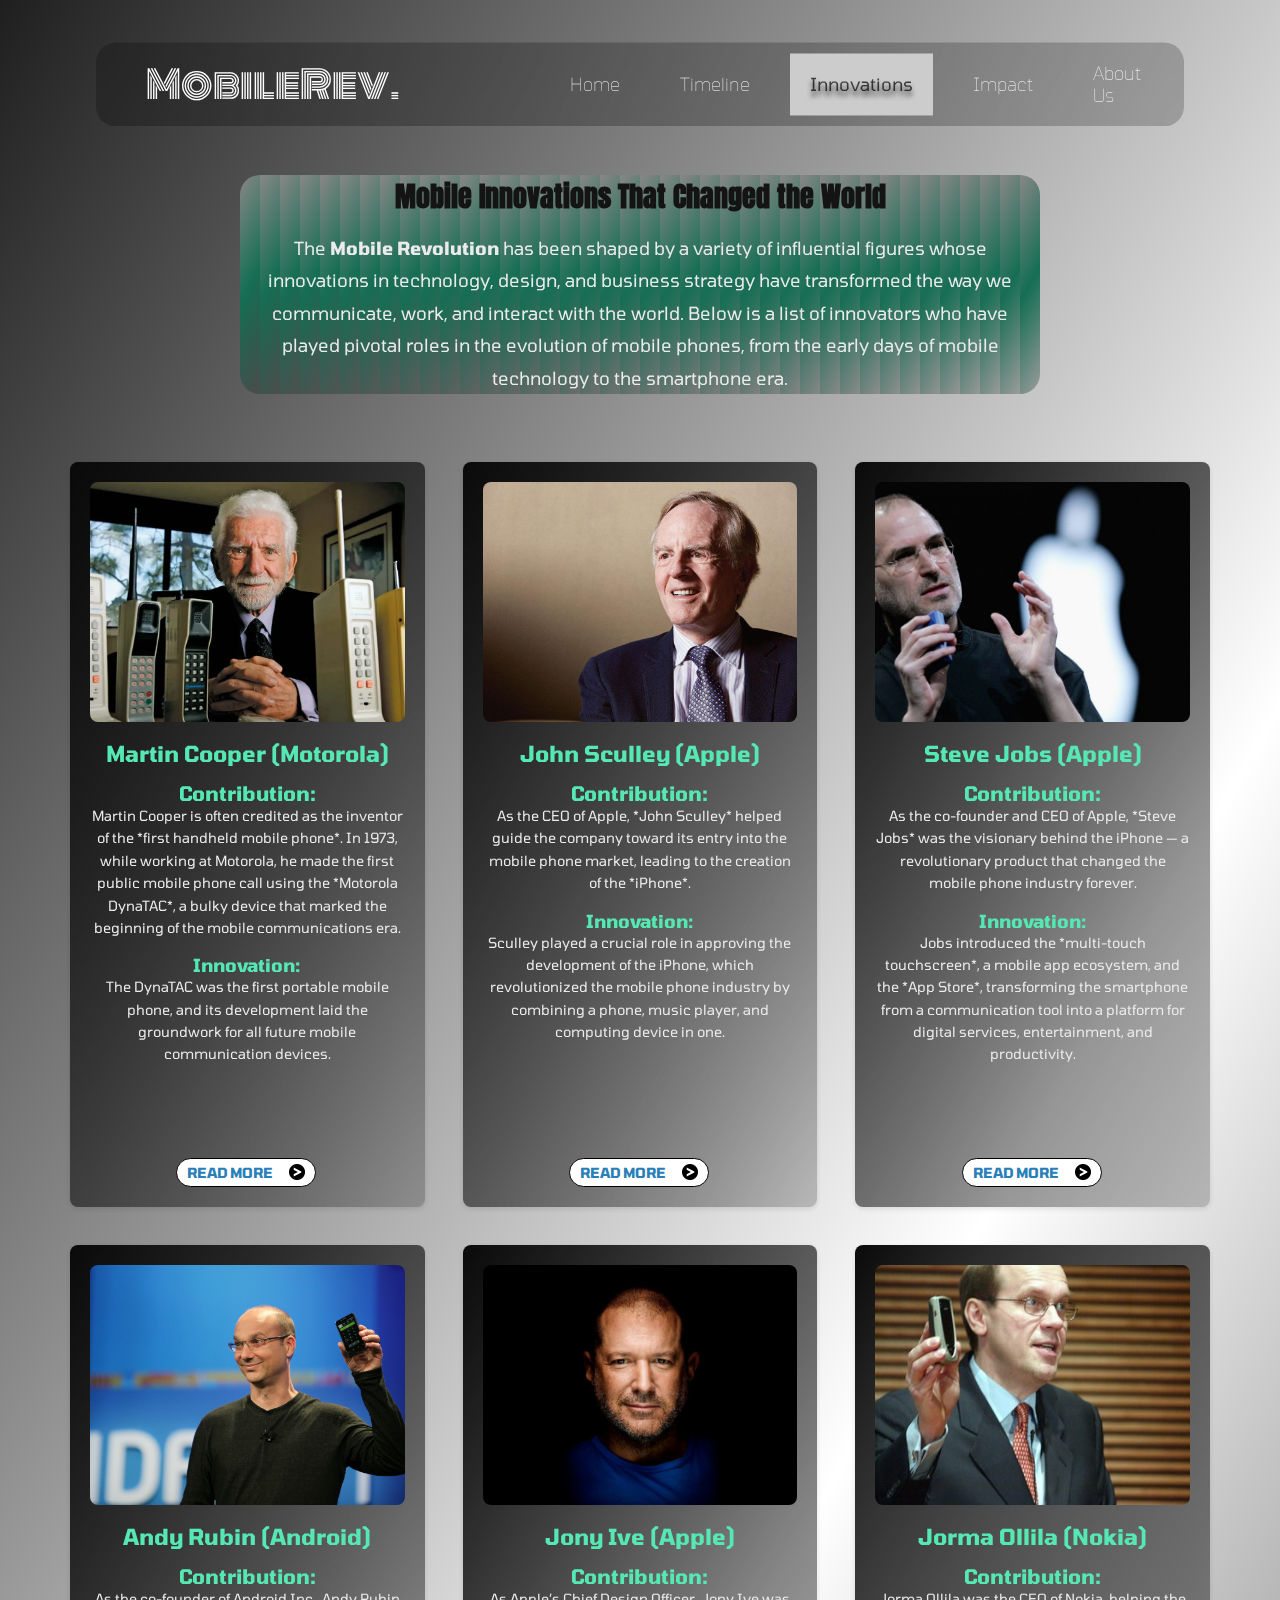
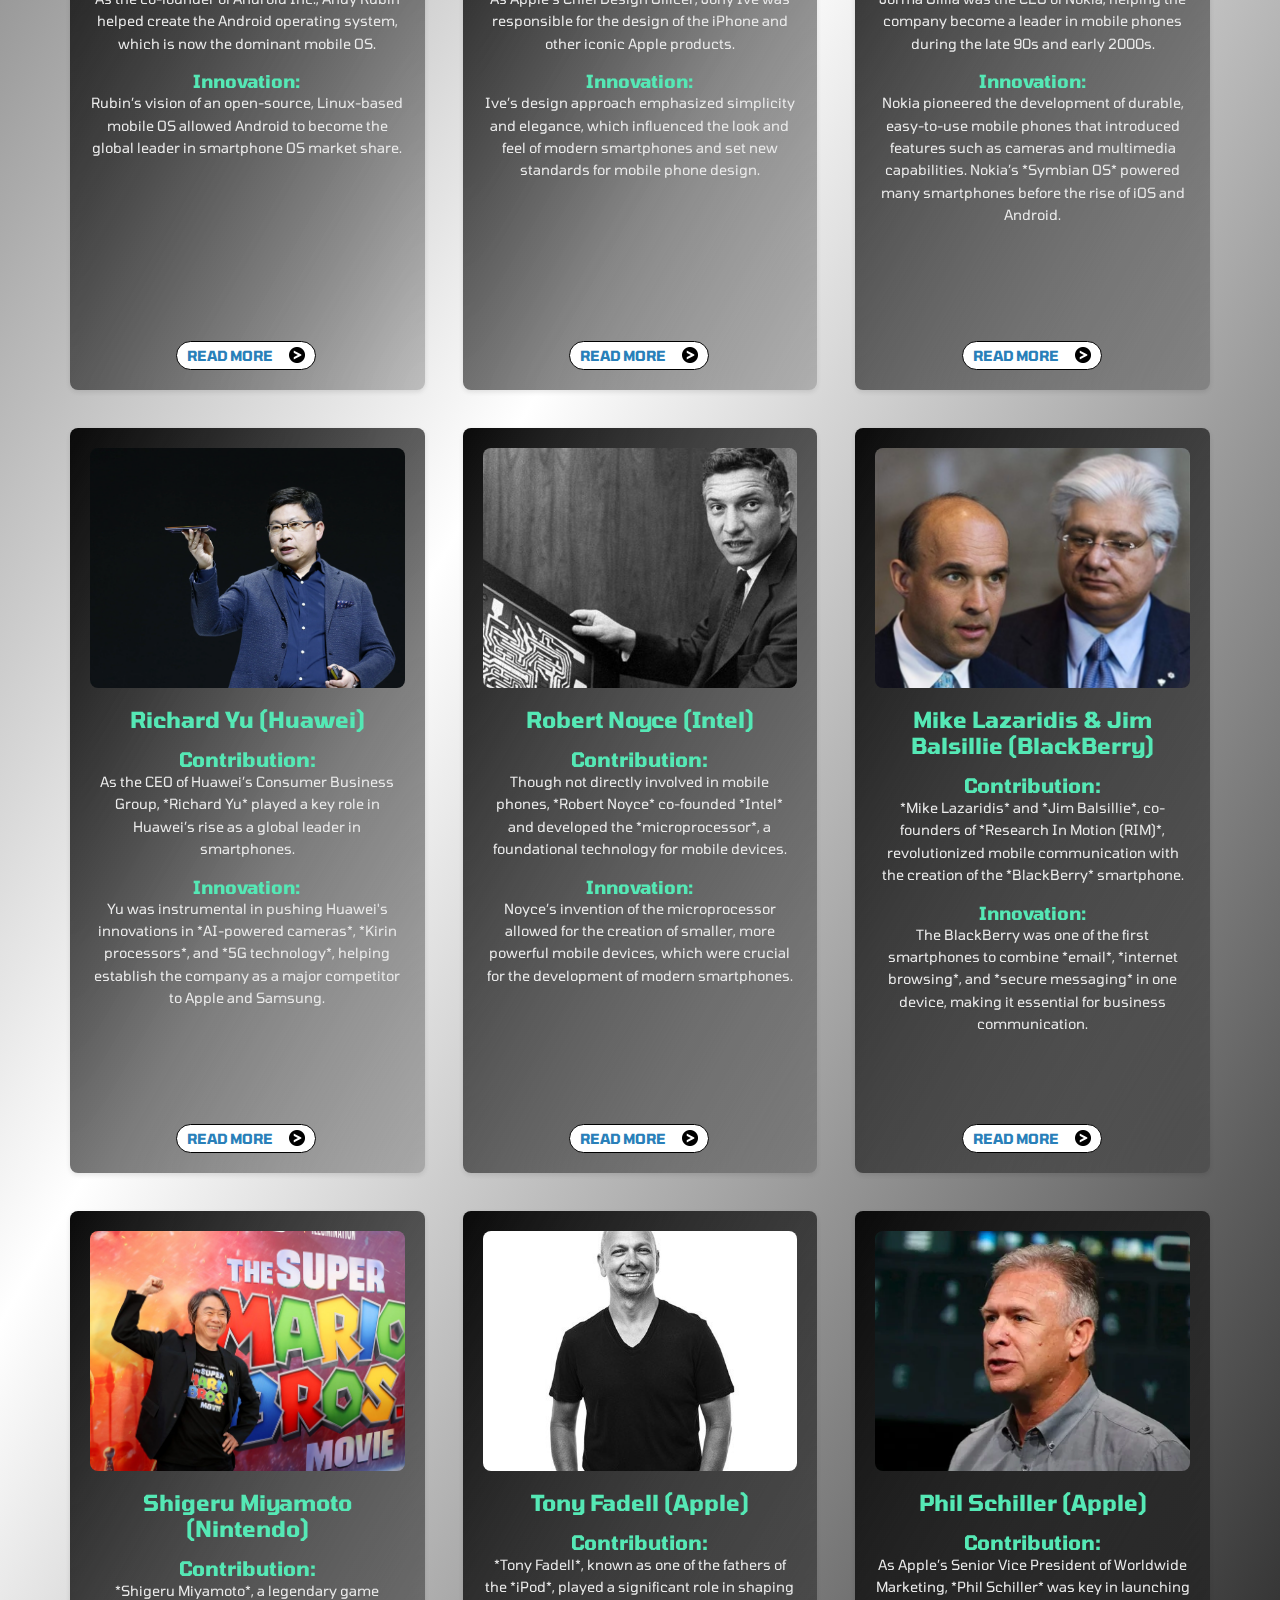
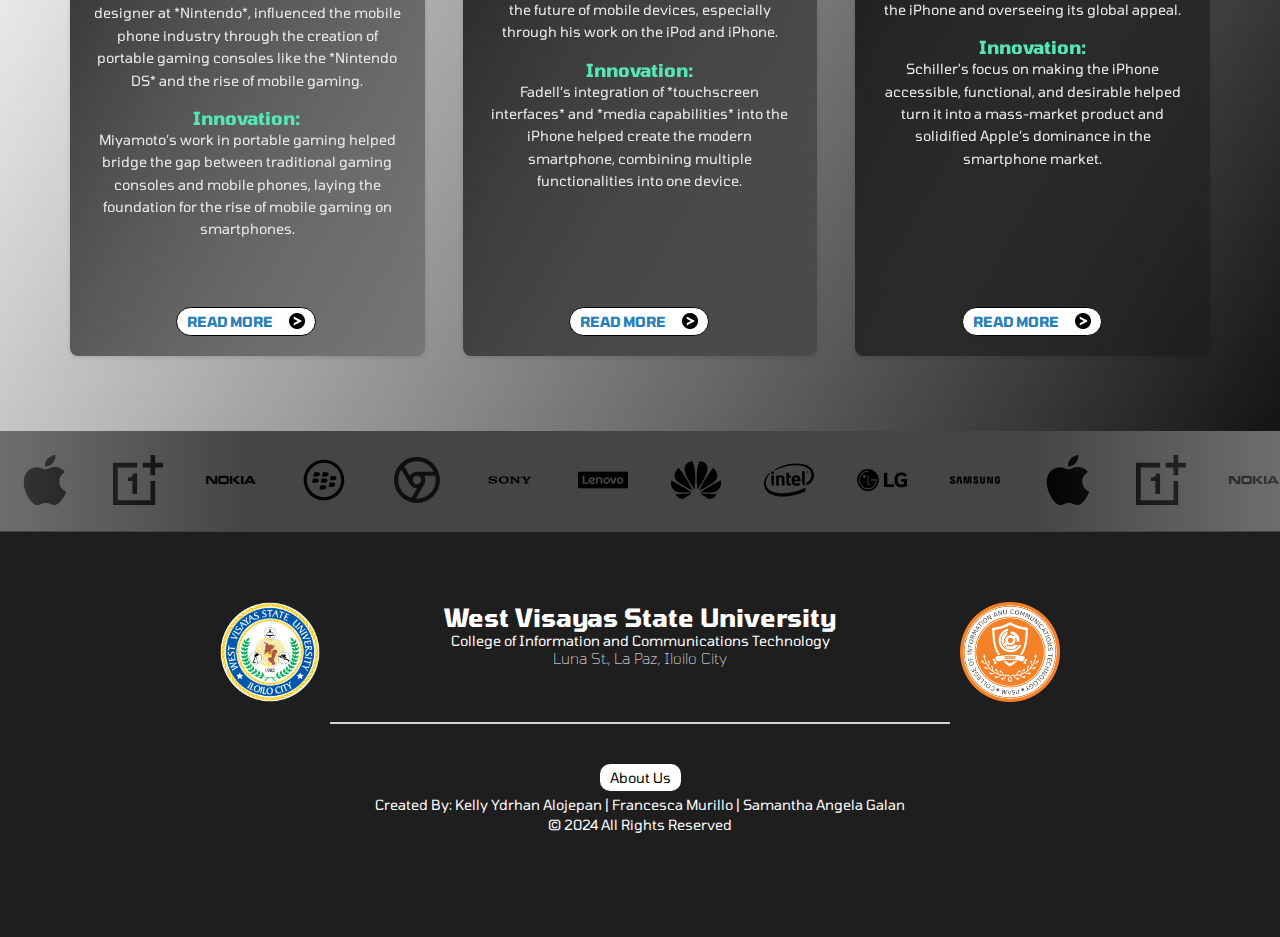
<file: innovations.html>
<!DOCTYPE html>
<html lang="en">
<head>
    <meta charset="UTF-8">
    <meta name="viewport" content="width=device-width, initial-scale=1.0">
    <link rel="stylesheet" href="./styles.css">
    <link rel="preconnect" href="https://fonts.googleapis.com">
    <link rel="preconnect" href="https://fonts.gstatic.com" crossorigin>
    <link href="https://fonts.googleapis.com/css2?family=Oswald:wght@200..700&display=swap" rel="stylesheet">
    <link rel="preconnect" href="https://fonts.googleapis.com">
    <link rel="preconnect" href="https://fonts.gstatic.com" crossorigin>
    <link href="https://fonts.googleapis.com/css2?family=Anton&family=Monoton&family=Permanent+Marker&family=Tomorrow:ital,wght@0,100;0,200;0,300;0,400;0,500;0,600;0,700;0,800;0,900;1,100;1,200;1,300;1,400;1,500;1,600;1,700;1,800;1,900&display=swap" rel="stylesheet">
    <link rel="preconnect" href="https://fonts.googleapis.com">
    <link rel="preconnect" href="https://fonts.gstatic.com" crossorigin>
    <link href="https://fonts.googleapis.com/css2?family=Cedarville+Cursive&display=swap" rel="stylesheet">
    <title>The Mobile Revolution</title>
</head>
<body>
    <header>
        <a href="index.html" class="header-title">MobileRev.</a>
        <button class="hamburger-menu" aria-label="Toggle Navigation">&#9776</button>
        <div class="header-navs">
                <a href="index.html" >Home</a>
                <a href="timeline.html">Timeline</a>
                <a href="innovations.html" id="active-nav">Innovations</a>
                <a href="impact.html">Impact</a>
                <a href="about.html">About Us</a>
            
        </div>
    </header>


        <div class="innovations-container">
            <div class="innovations-header">
                <h2 class="innovations-header-title">
                    Mobile Innovations That Changed the World
                </h2>
                <p class="innovations-header-desc">The <strong>Mobile Revolution</strong> has been shaped by a variety of influential figures whose innovations in technology, design, and business strategy have transformed the way we communicate, work, and interact with the world. Below is a list of innovators who have played pivotal roles in the evolution of mobile phones, from the early days of mobile technology to the smartphone era.</p>
            </div>
            <div class="innovations">
                <!-- Example of innovation item: Start -->
                <div class="innovation-item">
                    <div class="innovation-content">
                        <img class="innovation-img" src="images/martin-cooper.webp" alt="Smartphone Innovation">
                        <h2 class="innovator-name">Martin Cooper (Motorola)</h2>
                        <h2 class="innovator-contribution">Contribution: </h2>
                        <p class="contribution-desc"> Martin Cooper is often credited as the inventor of the *first handheld mobile phone*. In 1973, while working at Motorola, he made the first public mobile phone call using the *Motorola DynaTAC*, a bulky device that marked the beginning of the mobile communications era.</p>
                        <h2 class="innovation-title">Innovation: </h2>
                        <p class="innovation-content-desc"> The DynaTAC was the first portable mobile phone, and its development laid the groundwork for all future mobile communication devices.</p>
                        <div><a href="https://www.britannica.com/biography/Martin-Cooper" class="read-more-btn-innovation" target="_blank"><p class="read-more-text">READ MORE</p> <img src="images/is-greater-than.png" class="read-more-img"></a></div>
                    </div>
                </div>
                <div class="innovation-item">
                    <div class="innovation-content">
                    <img class="innovation-img" src="innovators-img/john-sculley.jpg" alt="iPhone Innovation">
                    <h2 class="innovator-name">John Sculley (Apple)</h2>
                    <h2 class="innovator-contribution">Contribution:</h2>
                    <p class="contribution-desc">As the CEO of Apple, *John Sculley* helped guide the company toward its entry into the mobile phone market, leading to the creation of the *iPhone*.</p>
                    <h2 class="innovation-title">Innovation:</h2>
                    <p class="innovation-content-desc">Sculley played a crucial role in approving the development of the iPhone, which revolutionized the mobile phone industry by combining a phone, music player, and computing device in one.</p>
                    <div><a href="https://en.wikipedia.org/wiki/John_Sculley" class="read-more-btn-innovation" target="_blank"><p class="read-more-text">READ MORE</p> <img src="images/is-greater-than.png" class="read-more-img"></a></div>
                </div>
            </div>
    
            <div class="innovation-item">
                <div class="innovation-content">
                    <img class="innovation-img" src="innovators-img/steve-jobs.jpg" alt="Steve Jobs iPhone">
                    <h2 class="innovator-name">Steve Jobs (Apple)</h2>
                    <h2 class="innovator-contribution">Contribution:</h2>
                    <p class="contribution-desc">As the co-founder and CEO of Apple, *Steve Jobs* was the visionary behind the iPhone — a revolutionary product that changed the mobile phone industry forever.</p>
                    <h2 class="innovation-title">Innovation:</h2>
                    <p class="innovation-content-desc">Jobs introduced the *multi-touch touchscreen*, a mobile app ecosystem, and the *App Store*, transforming the smartphone from a communication tool into a platform for digital services, entertainment, and productivity.</p>
                    <div><a href="https://www.britannica.com/money/Steve-Jobs" class="read-more-btn-innovation" target="_blank"><p class="read-more-text">READ MORE</p> <img src="images/is-greater-than.png" class="read-more-img"></a></div>
                </div>
            </div>
    
            <div class="innovation-item">
                <div class="innovation-content">
                    <img class="innovation-img" src="innovators-img/andy-rubin.webp" alt="Android Innovation">
                    <h2 class="innovator-name">Andy Rubin (Android)</h2>
                    <h2 class="innovator-contribution">Contribution:</h2>
                    <p class="contribution-desc">As the co-founder of Android Inc., Andy Rubin helped create the Android operating system, which is now the dominant mobile OS.</p>
                    <h2 class="innovation-title">Innovation:</h2>
                    <p class="innovation-content-desc">Rubin’s vision of an open-source, Linux-based mobile OS allowed Android to become the global leader in smartphone OS market share.</p>
                    <div><a href="https://www.businessinsider.com/android-sex-ring-leader-rise-fall-google-exec-andy-rubin-2019-7" class="read-more-btn-innovation" target="_blank"><p class="read-more-text">READ MORE</p> <img src="images/is-greater-than.png" class="read-more-img"></a></div>
                </div>
            </div>
    
            <div class="innovation-item">
                <div class="innovation-content">
                    <img class="innovation-img" src="innovators-img/jony-ive.jpg" alt="Jony Ive iPhone Design">
                    <h2 class="innovator-name">Jony Ive (Apple)</h2>
                    <h2 class="innovator-contribution">Contribution:</h2>
                    <p class="contribution-desc">As Apple’s Chief Design Officer, Jony Ive was responsible for the design of the iPhone and other iconic Apple products.</p>
                    <h2 class="innovation-title">Innovation:</h2>
                    <p class="innovation-content-desc">Ive’s design approach emphasized simplicity and elegance, which influenced the look and feel of modern smartphones and set new standards for mobile phone design.</p>
                    <div><a href="https://www.britannica.com/biography/Jony-Ive" class="read-more-btn-innovation" target="_blank"><p class="read-more-text">READ MORE</p> <img src="images/is-greater-than.png" class="read-more-img"></a></div>
                </div>
            </div>
    
            <div class="innovation-item">
                <div class="innovation-content">
                    <img class="innovation-img" src="innovators-img/jorma-ollila.jpg" alt="Nokia Phones">
                    <h2 class="innovator-name">Jorma Ollila (Nokia)</h2>
                    <h2 class="innovator-contribution">Contribution:</h2>
                    <p class="contribution-desc">Jorma Ollila was the CEO of Nokia, helping the company become a leader in mobile phones during the late 90s and early 2000s.</p>
                    <h2 class="innovation-title">Innovation:</h2>
                    <p class="innovation-content-desc">Nokia pioneered the development of durable, easy-to-use mobile phones that introduced features such as cameras and multimedia capabilities. Nokia’s *Symbian OS* powered many smartphones before the rise of iOS and Android.</p>
                    <div><a href="https://en.wikipedia.org/wiki/Jorma_Ollila" class="read-more-btn-innovation" target="_blank"><p class="read-more-text">READ MORE</p> <img src="images/is-greater-than.png" class="read-more-img"></a></div>
                </div>
            </div>
    
            <div class="innovation-item">
                <div class="innovation-content">
                    <img class="innovation-img" src="innovators-img/richard-yu.webp" alt="Huawei Phone">
                    <h2 class="innovator-name">Richard Yu (Huawei)</h2>
                    <h2 class="innovator-contribution">Contribution:</h2>
                    <p class="contribution-desc">As the CEO of Huawei’s Consumer Business Group, *Richard Yu* played a key role in Huawei’s rise as a global leader in smartphones.</p>
                    <h2 class="innovation-title">Innovation:</h2>
                    <p class="innovation-content-desc">Yu was instrumental in pushing Huawei's innovations in *AI-powered cameras*, *Kirin processors*, and *5G technology*, helping establish the company as a major competitor to Apple and Samsung.</p>
                    <div><a href="https://www.huawei.com/en/executives/board-of-directors/yu-chengdong" class="read-more-btn-innovation" target="_blank"><p class="read-more-text">READ MORE</p> <img src="images/is-greater-than.png" class="read-more-img"></a></div>
                </div>
            </div>
    
            <div class="innovation-item">
                <div class="innovation-content">
                    <img class="innovation-img" src="innovators-img/robert-noyce.png" alt="Microprocessor">
                    <h2 class="innovator-name">Robert Noyce (Intel)</h2>
                    <h2 class="innovator-contribution">Contribution:</h2>
                    <p class="contribution-desc">Though not directly involved in mobile phones, *Robert Noyce* co-founded *Intel* and developed the *microprocessor*, a foundational technology for mobile devices.</p>
                    <h2 class="innovation-title">Innovation:</h2>
                    <p class="innovation-content-desc">Noyce’s invention of the microprocessor allowed for the creation of smaller, more powerful mobile devices, which were crucial for the development of modern smartphones.</p>
                    <div><a href="https://en.wikipedia.org/wiki/Robert_Noyce" class="read-more-btn-innovation" target="_blank"><p class="read-more-text">READ MORE</p> <img src="images/is-greater-than.png" class="read-more-img"></a></div>
                </div>
            </div>
    
            <div class="innovation-item">
                <div class="innovation-content">
                    <img class="innovation-img" src="innovators-img/mike-and-jim.avif" alt="BlackBerry">
                    <h2 class="innovator-name">Mike Lazaridis & Jim Balsillie (BlackBerry)</h2>
                    <h2 class="innovator-contribution">Contribution:</h2>
                    <p class="contribution-desc">*Mike Lazaridis* and *Jim Balsillie*, co-founders of *Research In Motion (RIM)*, revolutionized mobile communication with the creation of the *BlackBerry* smartphone.</p>
                    <h2 class="innovation-title">Innovation:</h2>
                    <p class="innovation-content-desc">The BlackBerry was one of the first smartphones to combine *email*, *internet browsing*, and *secure messaging* in one device, making it essential for business communication.</p>
                    <div><a href="https://en.wikipedia.org/wiki/Mike_Lazaridis" class="read-more-btn-innovation" target="_blank"><p class="read-more-text">READ MORE</p> <img src="images/is-greater-than.png" class="read-more-img"></a></div>
                </div>
            </div>
    
            <div class="innovation-item">
                <div class="innovation-content">
                    <img class="innovation-img" src="innovators-img/miyamoto.jpg" alt="Nintendo DS">
                    <h2 class="innovator-name">Shigeru Miyamoto (Nintendo)</h2>
                    <h2 class="innovator-contribution">Contribution:</h2>
                    <p class="contribution-desc">*Shigeru Miyamoto*, a legendary game designer at *Nintendo*, influenced the mobile phone industry through the creation of portable gaming consoles like the *Nintendo DS* and the rise of mobile gaming.</p>
                    <h2 class="innovation-title">Innovation:</h2>
                    <p class="innovation-content-desc">Miyamoto’s work in portable gaming helped bridge the gap between traditional gaming consoles and mobile phones, laying the foundation for the rise of mobile gaming on smartphones.</p>
                    <div><a href="https://en.wikipedia.org/wiki/Shigeru_Miyamoto" class="read-more-btn-innovation" target="_blank"><p class="read-more-text">READ MORE</p> <img src="images/is-greater-than.png" class="read-more-img"></a></div>
                </div>
            </div>
    
            <div class="innovation-item">
                <div class="innovation-content">
                    <img class="innovation-img" src="innovators-img/tony-fadel.jpeg" alt="iPod and iPhone">
                    <h2 class="innovator-name">Tony Fadell (Apple)</h2>
                    <h2 class="innovator-contribution">Contribution:</h2>
                    <p class="contribution-desc">*Tony Fadell*, known as one of the fathers of the *iPod*, played a significant role in shaping the future of mobile devices, especially through his work on the iPod and iPhone.</p>
                    <h2 class="innovation-title">Innovation:</h2>
                    <p class="innovation-content-desc">Fadell’s integration of *touchscreen interfaces* and *media capabilities* into the iPhone helped create the modern smartphone, combining multiple functionalities into one device.</p>
                    <div><a href="https://en.wikipedia.org/wiki/Tony_Fadell" class="read-more-btn-innovation" target="_blank"><p class="read-more-text">READ MORE</p> <img src="images/is-greater-than.png" class="read-more-img"></a></div>
                </div>
            </div>
    
            <div class="innovation-item">
                <div class="innovation-content">
                    <img class="innovation-img" src="innovators-img/phil-schiller.webp" alt="iPhone Launch">
                    <h2 class="innovator-name">Phil Schiller (Apple)</h2>
                    <h2 class="innovator-contribution">Contribution:</h2>
                    <p class="contribution-desc">As Apple’s Senior Vice President of Worldwide Marketing, *Phil Schiller* was key in launching the iPhone and overseeing its global appeal.</p>
                    <h2 class="innovation-title">Innovation:</h2>
                    <p class="innovation-content-desc">Schiller's focus on making the iPhone accessible, functional, and desirable helped turn it into a mass-market product and solidified Apple’s dominance in the smartphone market.</p>
                    <div><a href="https://en.wikipedia.org/wiki/Phil_Schiller" class="read-more-btn-innovation" target="_blank"><p class="read-more-text">READ MORE</p> <img src="images/is-greater-than.png" class="read-more-img"></a></div>
                </div>
            </div>
    
                <!-- Example of innovation item: End -->
            </div>

        </div>
        <div class="logos">
            <div class="logos-slide">
                <img src="./divider-svg/apple-173-svgrepo-com.svg">
                <img src="./divider-svg/oneplus-svgrepo-com.svg">
                <img src="./divider-svg/nokia-svgrepo-com.svg">
                <img src="./divider-svg/blackberry-svgrepo-com.svg">
                <img src="./divider-svg/google-chrome-svgrepo-com.svg">
                <img src="./divider-svg/brand-sony-svgrepo-com.svg">
                <img src="./divider-svg/lenovo-svgrepo-com.svg">
                <img src="./divider-svg/huawei-svgrepo-com.svg">
                <img src="./divider-svg/intel-svgrepo-com.svg">
                <img src="./divider-svg/lg-svgrepo-com.svg">
                <img src="./divider-svg/samsung-svgrepo-com.svg">
                
                
            </div>
            <div class="logos-slide">
                <img src="./divider-svg/apple-173-svgrepo-com.svg">
                <img src="./divider-svg/oneplus-svgrepo-com.svg">
                <img src="./divider-svg/nokia-svgrepo-com.svg">
                <img src="./divider-svg/blackberry-svgrepo-com.svg">
                <img src="./divider-svg/google-chrome-svgrepo-com.svg">
                <img src="./divider-svg/brand-sony-svgrepo-com.svg">
                <img src="./divider-svg/lenovo-svgrepo-com.svg">
                <img src="./divider-svg/huawei-svgrepo-com.svg">
                <img src="./divider-svg/intel-svgrepo-com.svg">
                <img src="./divider-svg/lg-svgrepo-com.svg">
                <img src="./divider-svg/samsung-svgrepo-com.svg">
                
                
            </div>
            <div class="logos-slide">
                <img src="./divider-svg/apple-173-svgrepo-com.svg">
                <img src="./divider-svg/oneplus-svgrepo-com.svg">
                <img src="./divider-svg/nokia-svgrepo-com.svg">
                <img src="./divider-svg/blackberry-svgrepo-com.svg">
                <img src="./divider-svg/google-chrome-svgrepo-com.svg">
                <img src="./divider-svg/brand-sony-svgrepo-com.svg">
                <img src="./divider-svg/lenovo-svgrepo-com.svg">
                <img src="./divider-svg/huawei-svgrepo-com.svg">
                <img src="./divider-svg/intel-svgrepo-com.svg">
                <img src="./divider-svg/lg-svgrepo-com.svg">
                <img src="./divider-svg/samsung-svgrepo-com.svg">
                
            </div>
        </div>
        

        







    <div class="footer-container">
        <div class="footer-container-img">
            <img src="images/wvsu-logo.png" alt="WVSU Logo" class="footer-img left">
            <div class="footer-wvsu-content">
                <h2 class="wvsu-title">West Visayas State University</h2>
                <p class="ict-title">College of Information and Communications Technology</p>
                <p class="wvsu-address">Luna St., La Paz, Iloilo City</p>
            </div>
            <img src="images/cict-logo.png" class="footer-img right">
        </div>
        <hr class="footer-divider">
        <div class="footer-content-container">
            <div class="footer-btn">
                <a href="about.html">About Us</a></div>
            <p>Created By: Kelly Ydrhan Alojepan | Francesca Murillo | Samantha Angela Galan</p>
            <p>&copy; 2024 All Rights Reserved</p>
        </div>

    </div>
    <script src="script.js"></script>
</body>
</html>
</file>
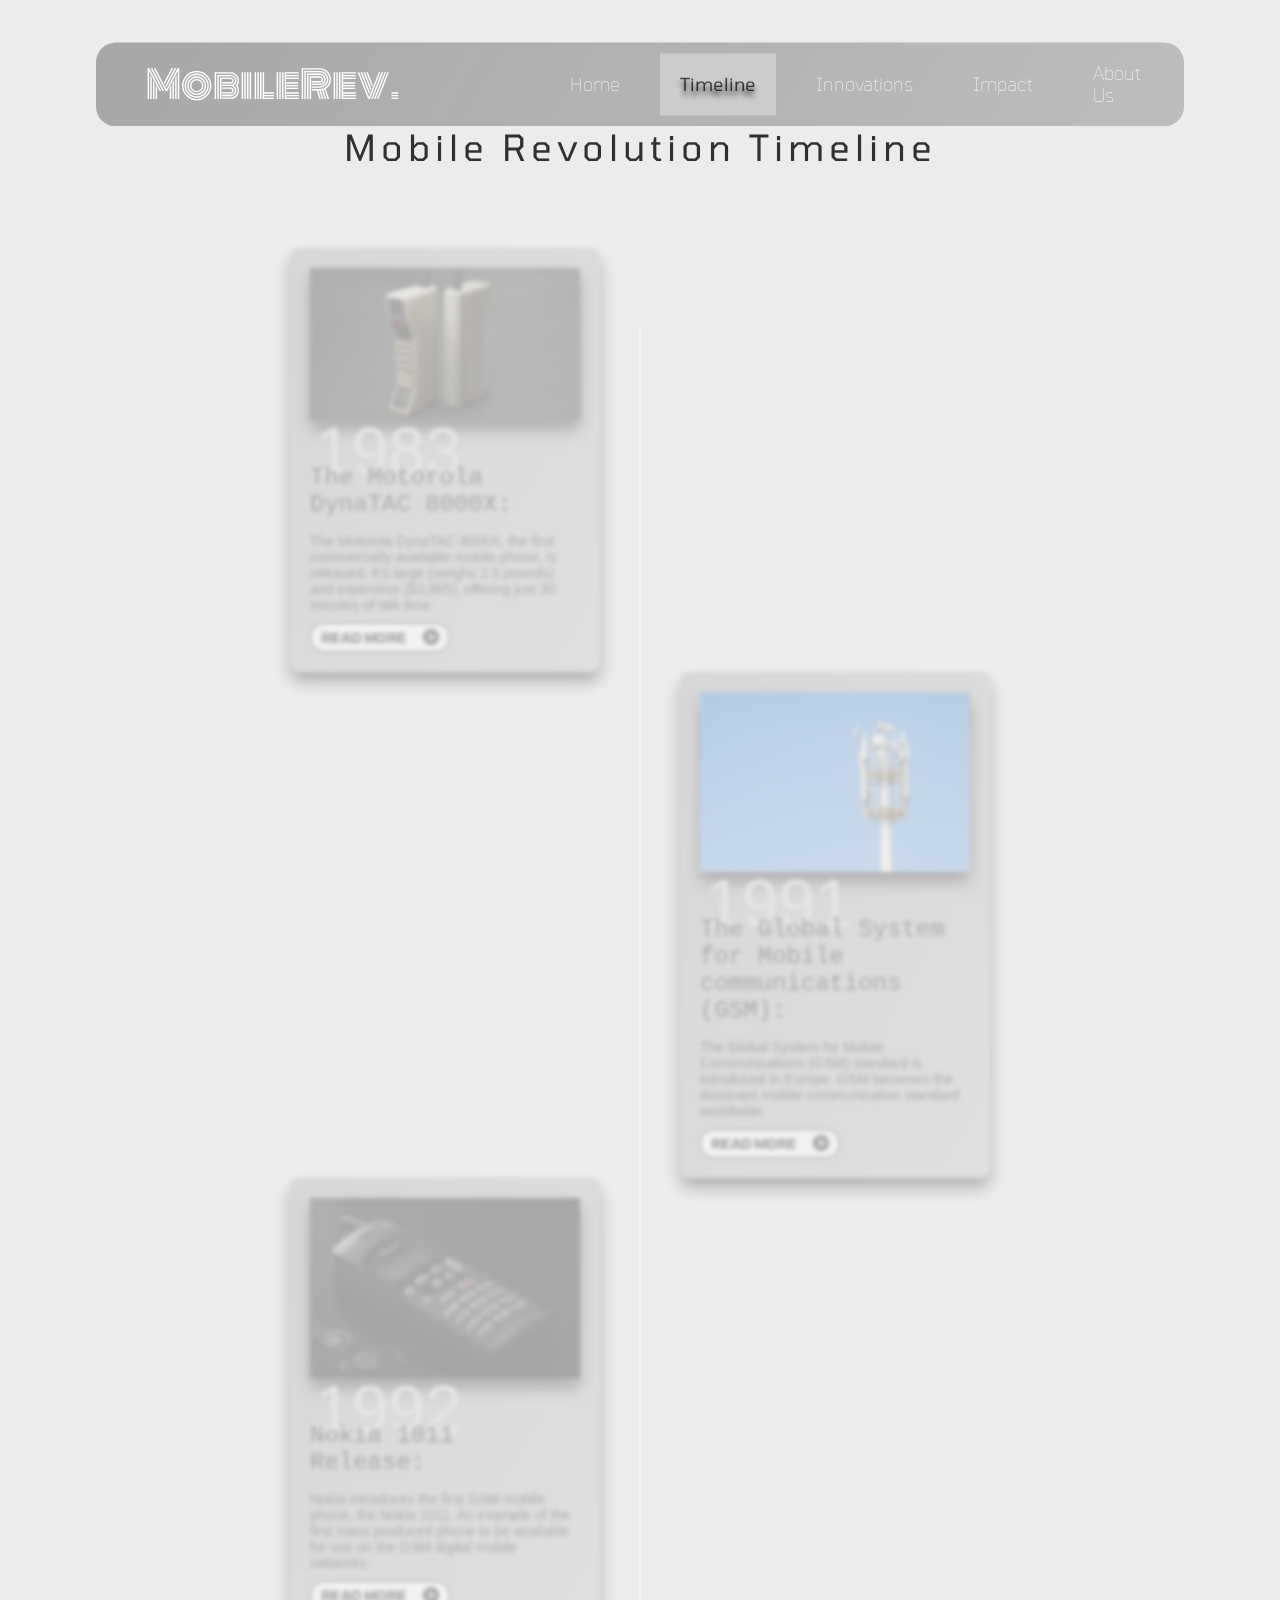
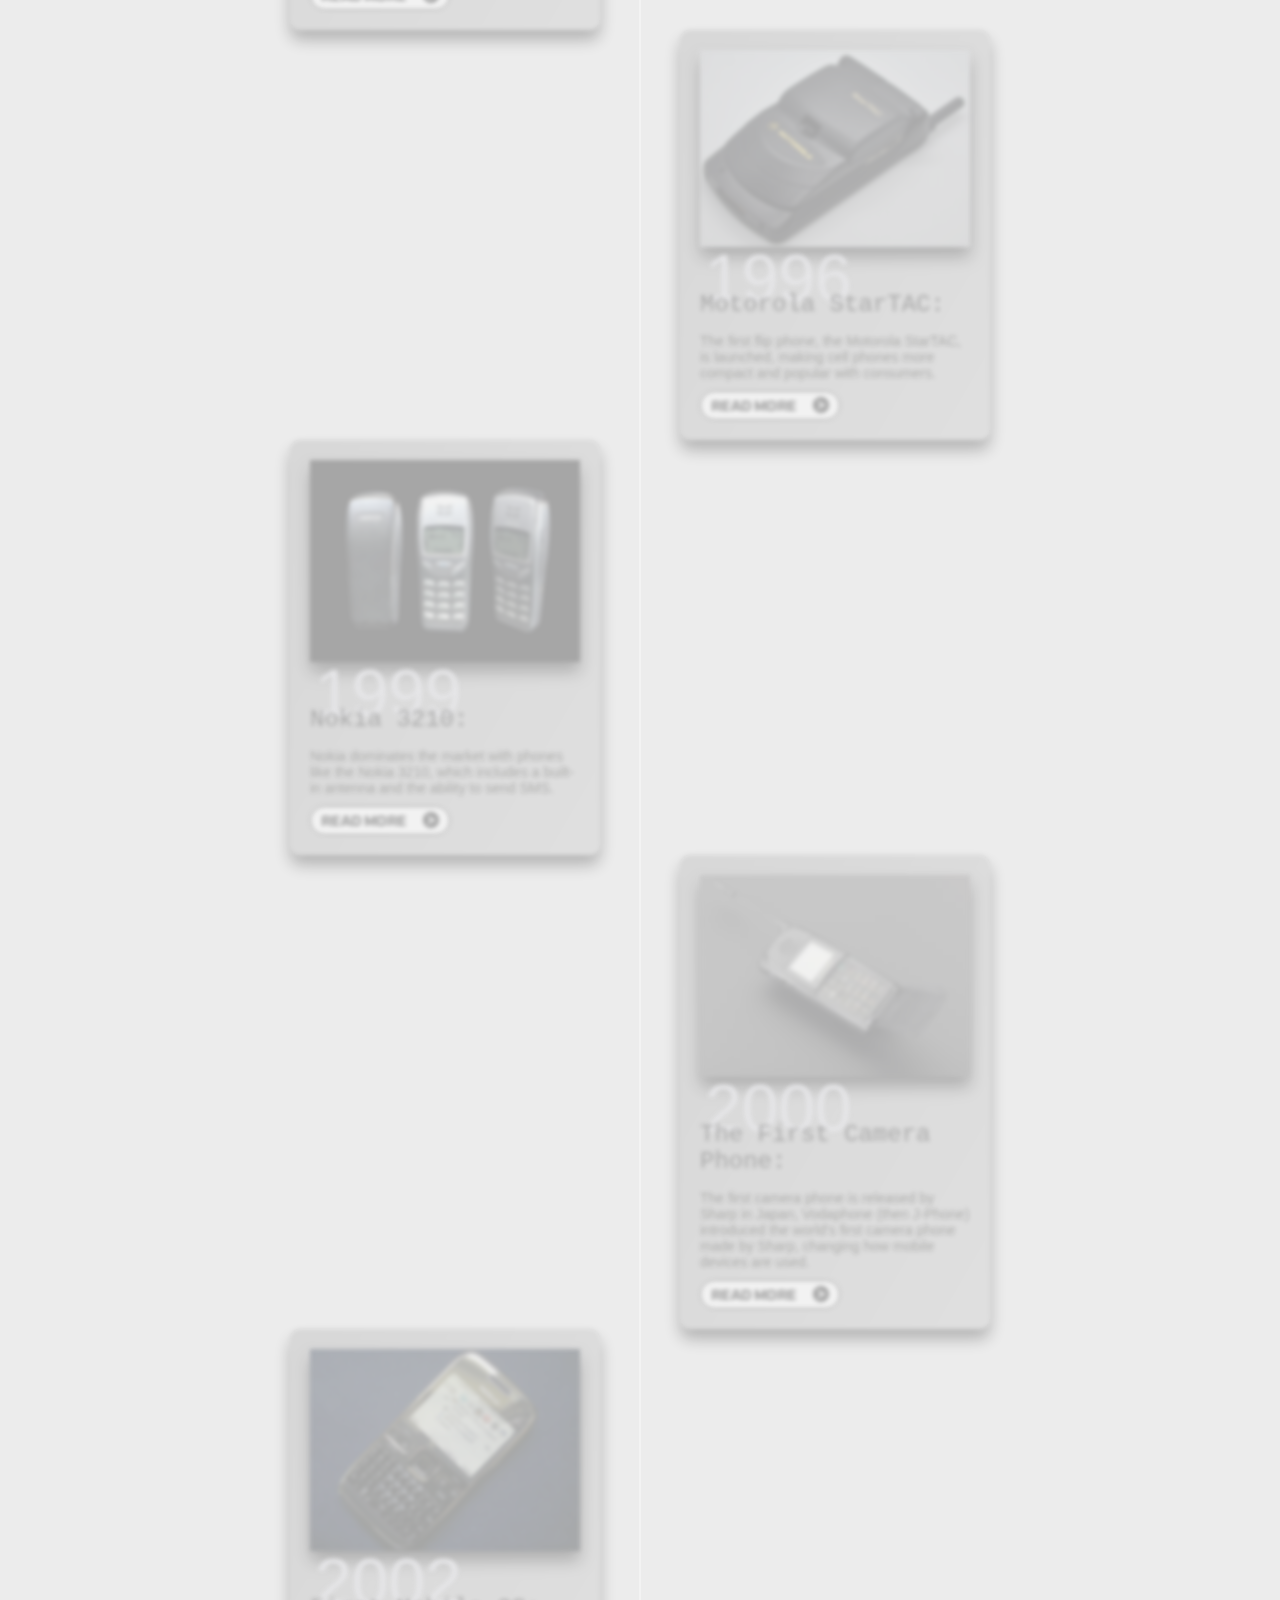
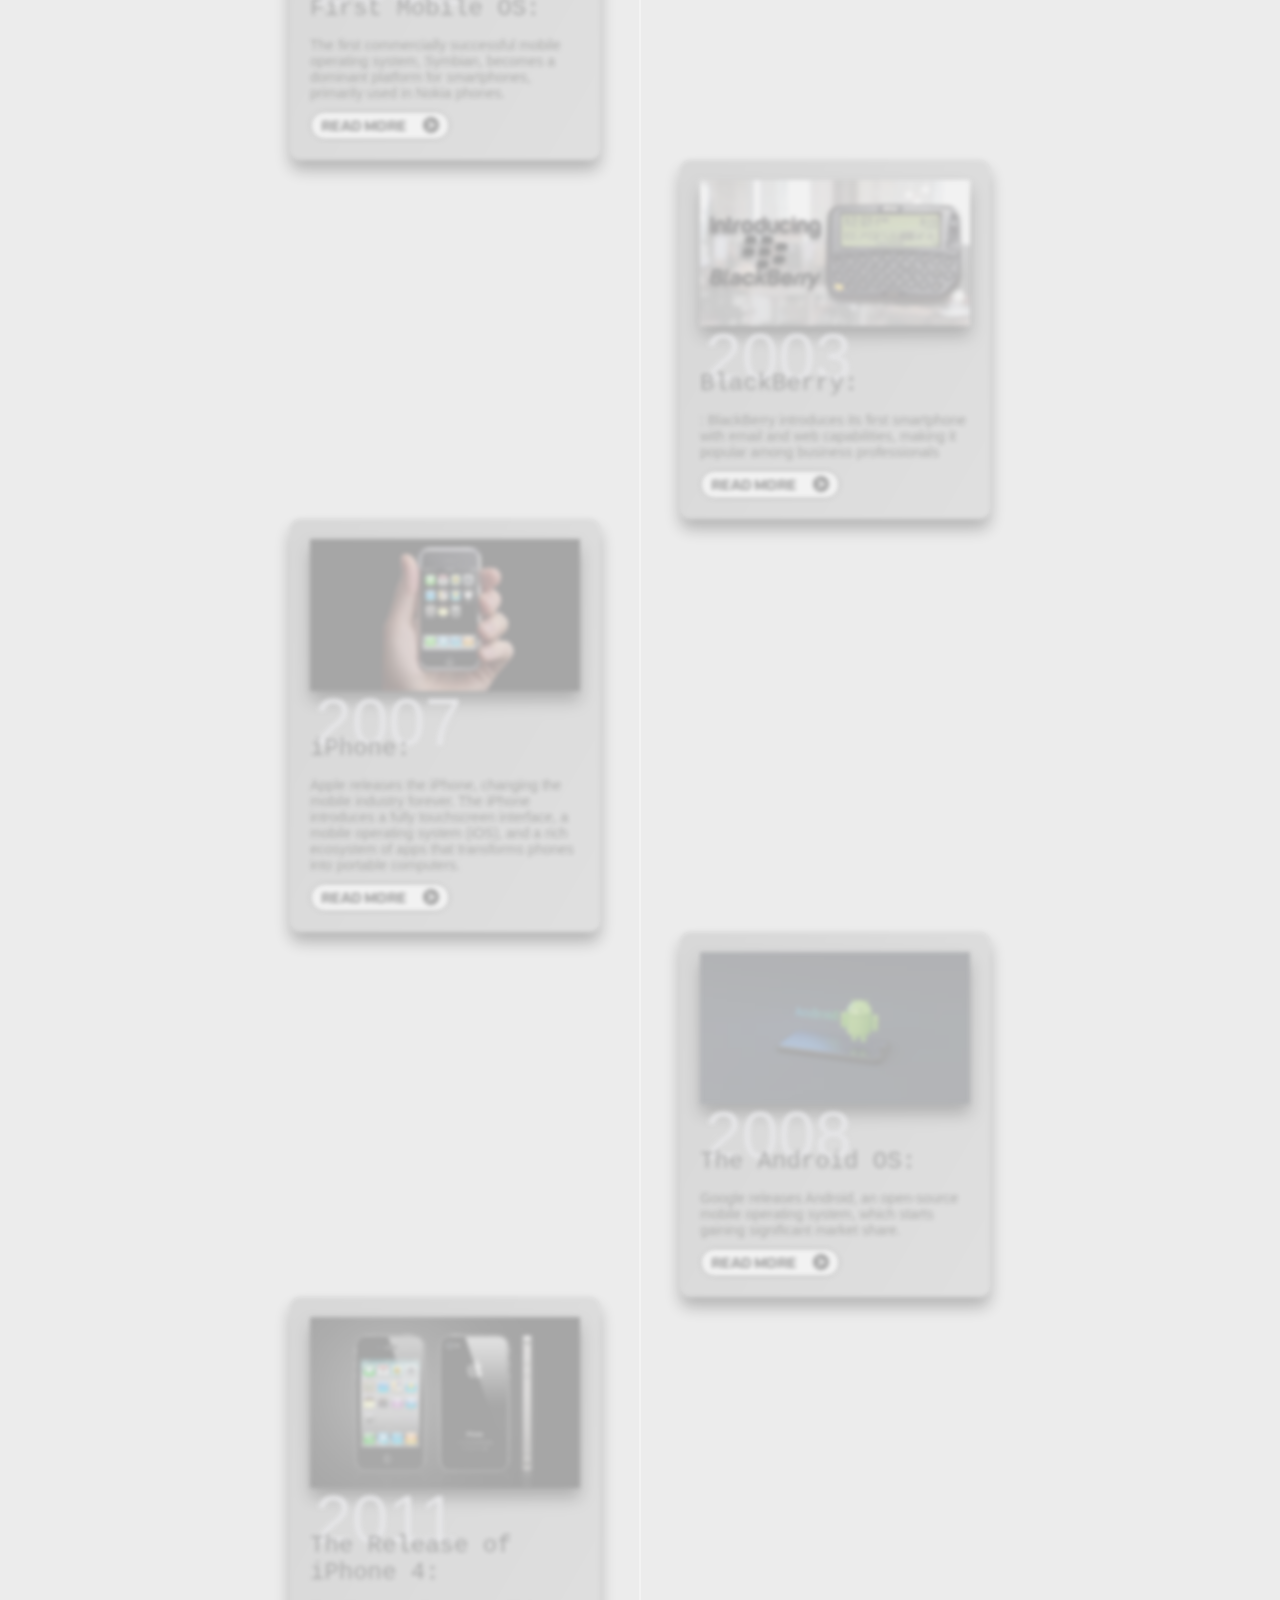
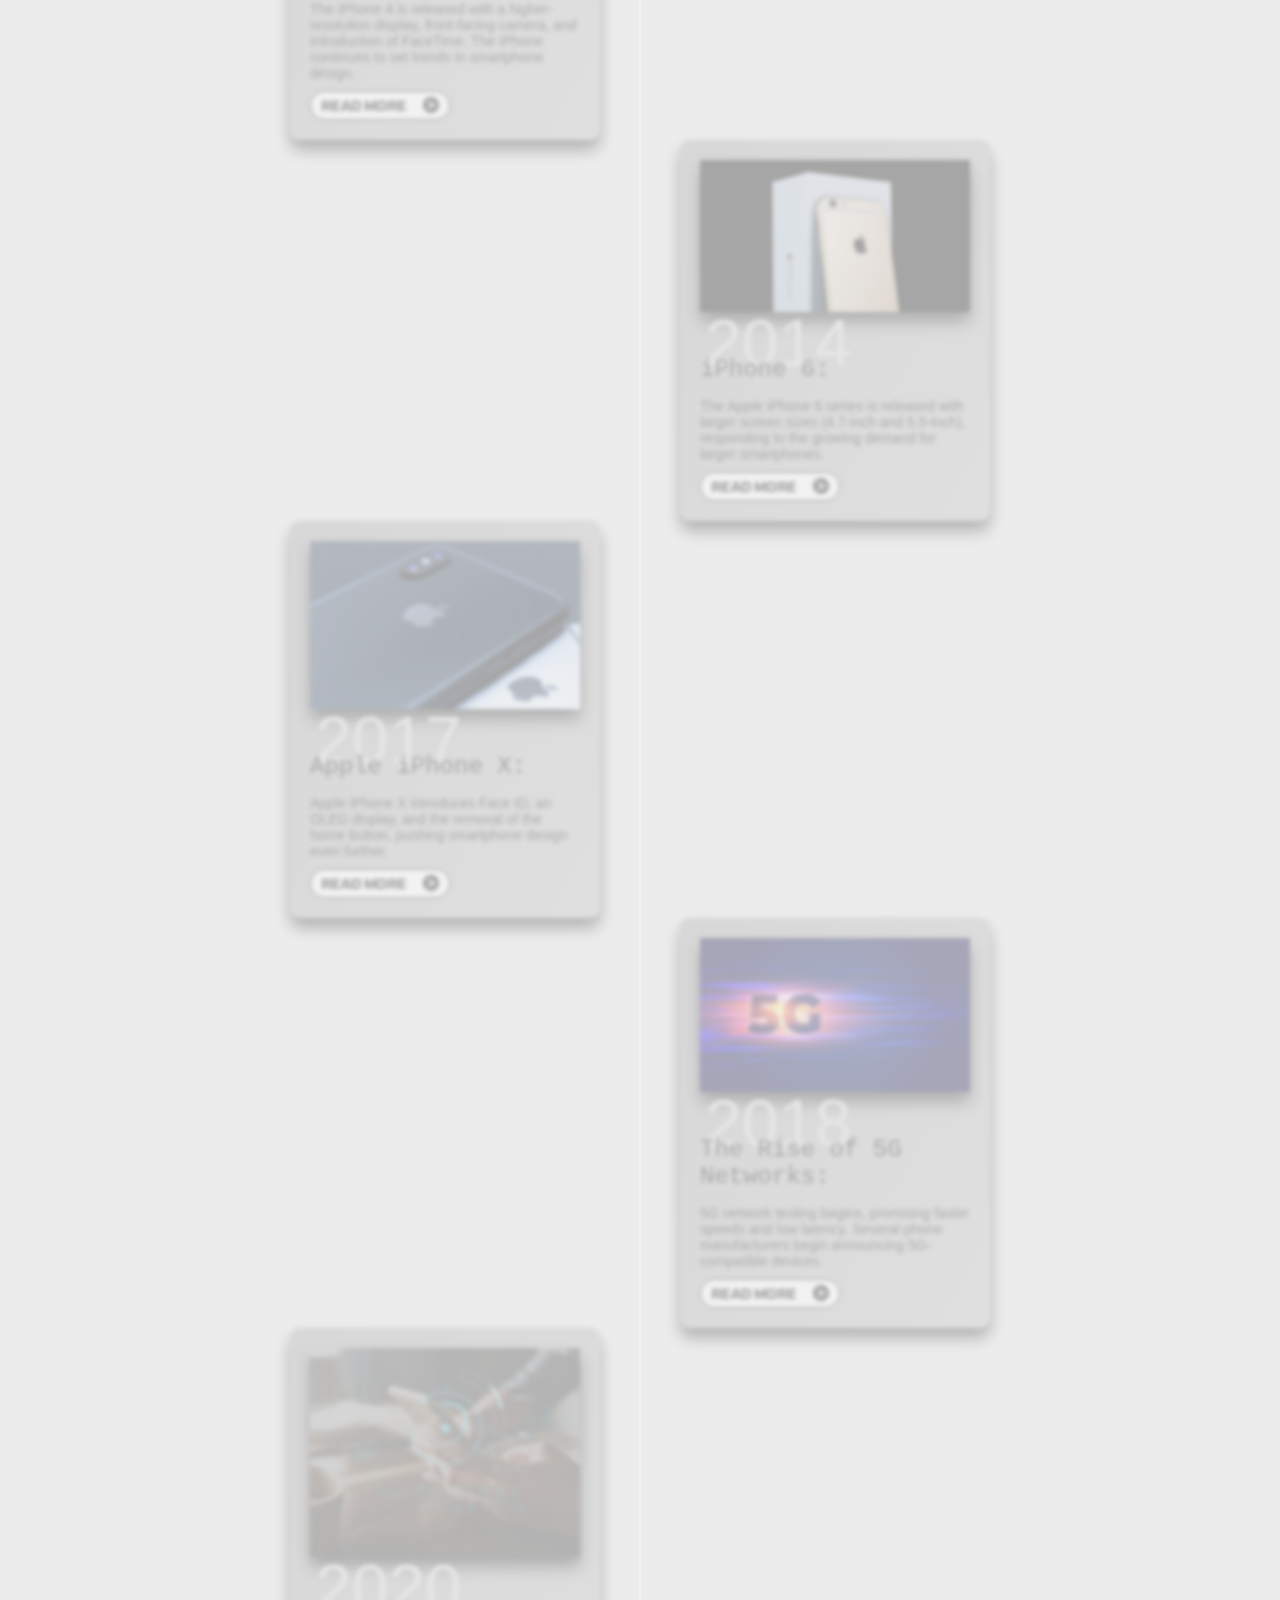
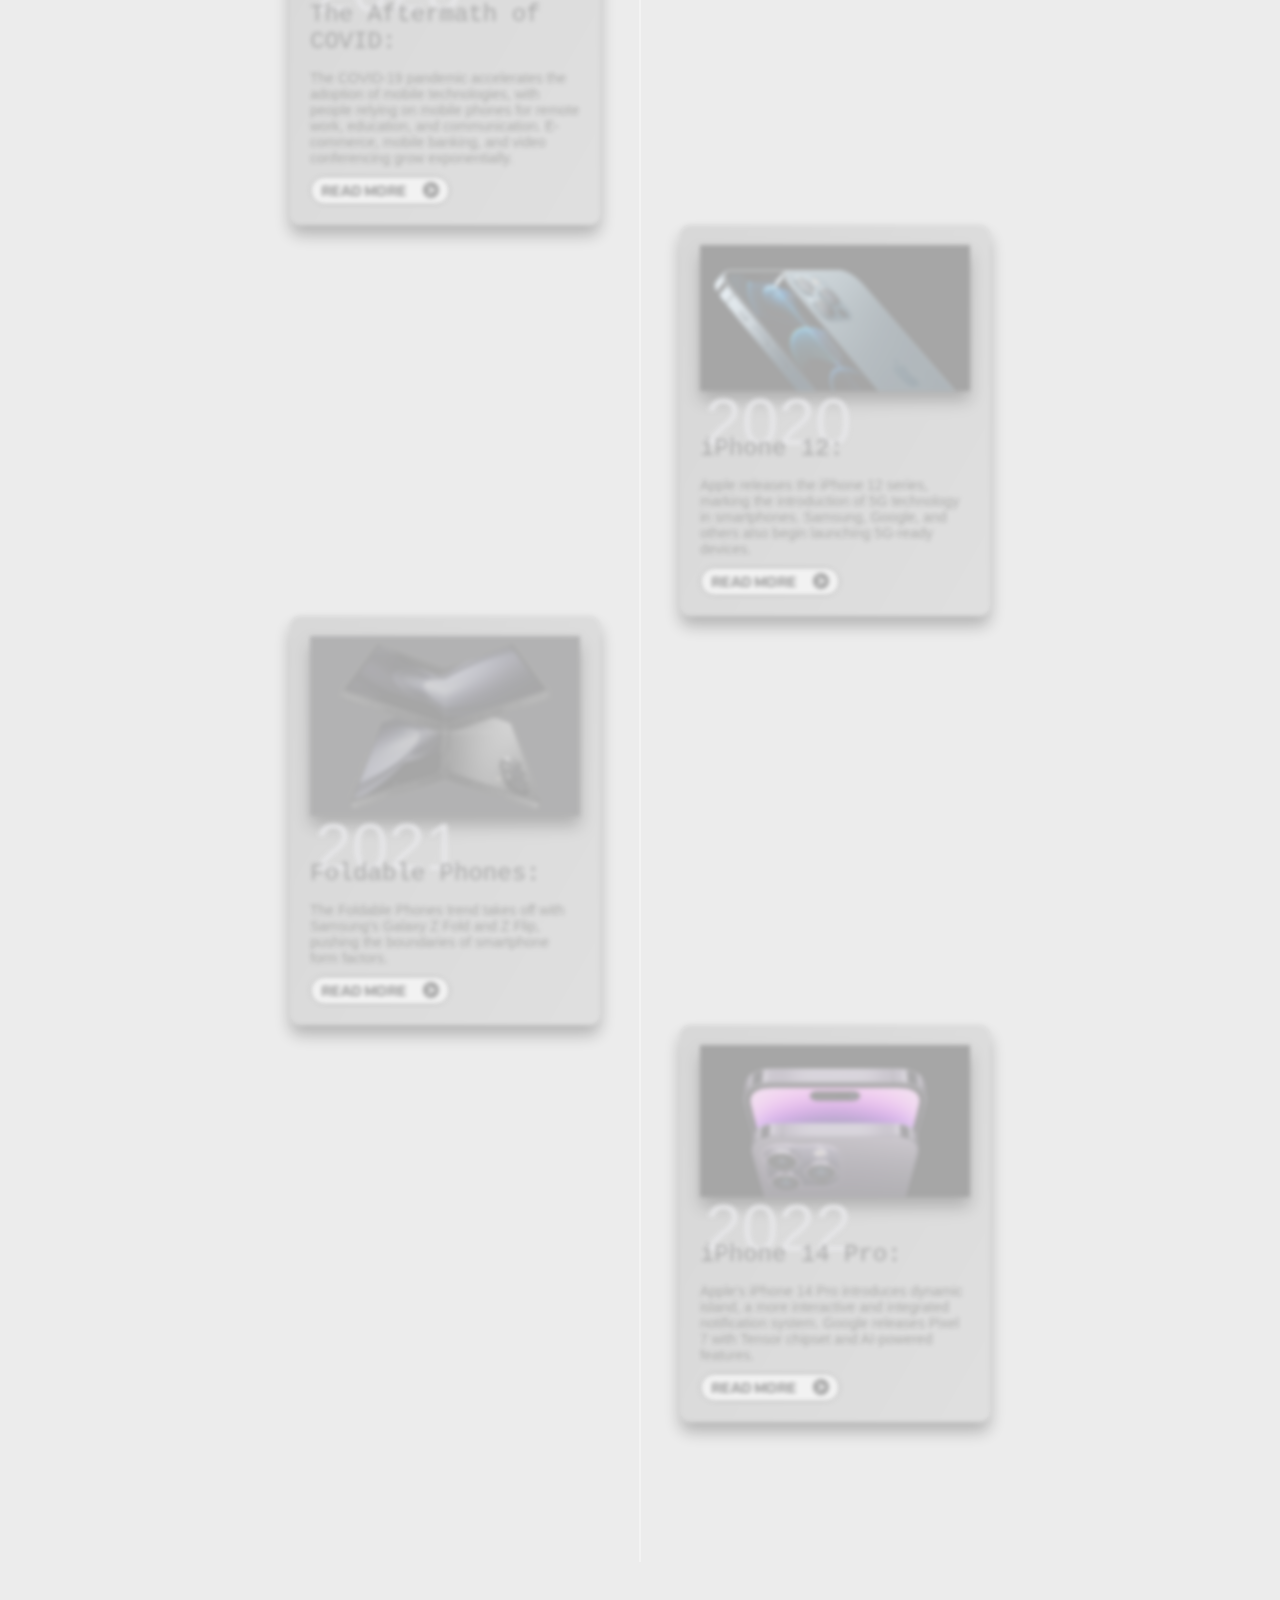
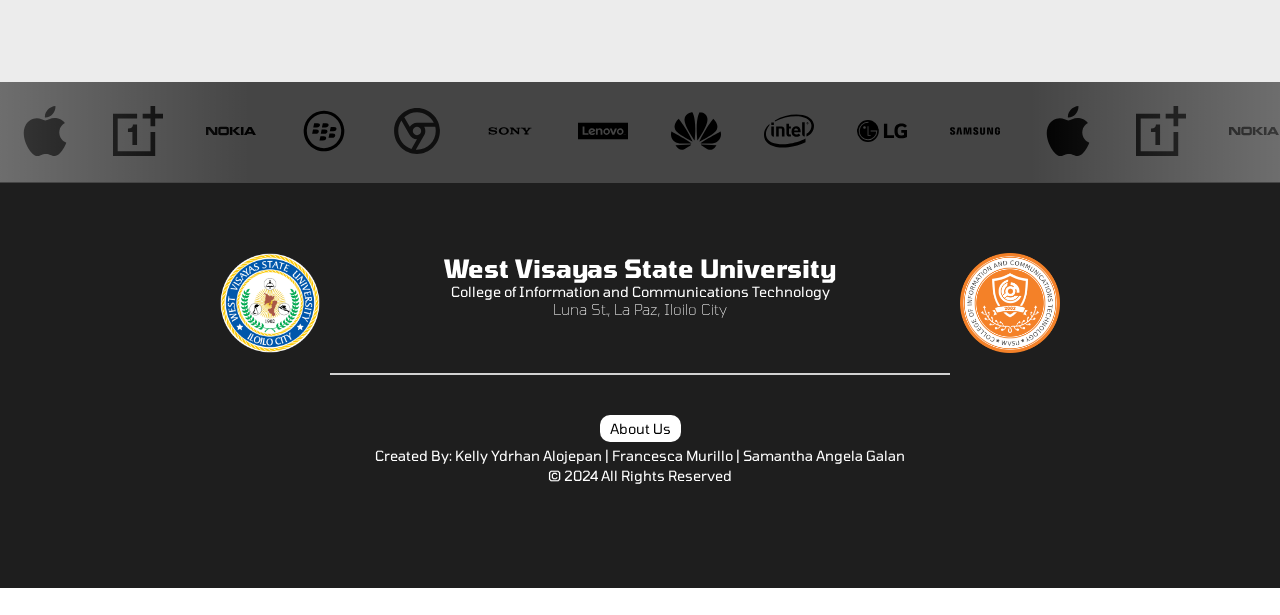
<file: timeline.html>
<!DOCTYPE html>
<html lang="en">
<head>
    <meta charset="UTF-8">
    <meta name="viewport" content="width=device-width, initial-scale=1.0">
    <link rel="stylesheet" href="./styles.css">
    <link rel="preconnect" href="https://fonts.googleapis.com">
    <link rel="preconnect" href="https://fonts.gstatic.com" crossorigin>
    <title>The Mobile Revolution</title>
    <link href="https://fonts.googleapis.com/css2?family=Anton&family=Monoton&family=Permanent+Marker&family=Tomorrow:ital,wght@0,100;0,200;0,300;0,400;0,500;0,600;0,700;0,800;0,900;1,100;1,200;1,300;1,400;1,500;1,600;1,700;1,800;1,900&display=swap" rel="stylesheet">
</head>
<body>
    <header>
        <a href="index.html" class="header-title">MobileRev.</a>
        <button class="hamburger-menu" aria-label="Toggle Navigation">&#9776</button>
        <div class="header-navs">
                <a href="index.html" >Home</a>
                <a href="timeline.html" id="active-nav">Timeline</a>
                <a href="innovations.html">Innovations</a>
                <a href="impact.html">Impact</a>
                <a href="about.html">About Us</a>
            
        </div>
    </header>
    <div class="timeline-container" id="timeline-1">
        <div class="timeline-header">
            <h2 class="timeline-header-title">
                Mobile Revolution Timeline
            </h2>
        </div>
        <div class="timeline">
            <div class="timeline-item" >
                <div class="timeline-content">
                    <img class="timeline-img" src="images/dynatac.jpg">
                        <h2 class="timeline-content-date">1983</h2>
                        <h2 class="timeline-content-title">The Motorola DynaTAC 8000X:</h2>
                        <p class="timeline-content-desc">The Motorola DynaTAC 8000X, the first commercially available mobile phone, is released. It’s large (weighs 2.5 pounds) and expensive ($3,995), offering just 30 minutes of talk time.
                        </p>
                        <div ><a href="https://www.academicblock.com/technology/worlds-top-game-changing-phones/motorola-dynatac-8000x#:~:text=Motorola%20DynaTAC%208000X%20is%20the%20world%E2%80%99s%20first%20commercially,display%20and%20offered%20limited%20cellular%20connectivity%2C%20revolutionizing%20communication." class="read-more-btn" target="_blank"><p class="read-more-text">READ MORE</p> <img src="images/is-greater-than.png" class="read-more-img"></a></div>
                         
                </div>
                
            </div>
    
            <div class="timeline-item">
                <div class="timeline-content">
                    <img class="timeline-img" src="images/gsm.jpg">
                        <h2 class="timeline-content-date">1991</h2>
                        <h2 class="timeline-content-title">The Global System for Mobile communications (GSM): </h2>
                        <p class="timeline-content-desc">The Global System for Mobile Communications (GSM) standard is introduced in Europe. GSM becomes the dominant mobile communication standard worldwide.</p>
                        <div ><a href="https://www.telecomtrainer.com/gsm-global-system-for-mobile-communication/#:~:text=The%20Global%20System%20for%20Mobile%20Communication%20%28GSM%29%20is,widely%20used%20mobile%20communication%20standard%20in%20the%20world." class="read-more-btn" target="_blank"><p class="read-more-text">READ MORE</p> <img src="images/is-greater-than.png" class="read-more-img"></a></div>
                </div>
            </div>
    
            <div class="timeline-item" >
                <div class="timeline-content">
                    <img class="timeline-img" src="images/nokia1011.webp">
                        <h2 class="timeline-content-date">1992</h2>
                        <h2 class="timeline-content-title">Nokia 1011 Release:</h2>
                        <p class="timeline-content-desc">Nokia introduces the first GSM mobile phone, the Nokia 1011. An example of the first mass produced phone to be available for use on the GSM digital mobile networks.
                        </p>
                        <div ><a href="https://collection.sciencemuseumgroup.org.uk/objects/co8361832/nokia-1011-mobile-telephone-1992-1994-mobile-telephone" class="read-more-btn"><p class="read-more-text">READ MORE</p> <img src="images/is-greater-than.png" class="read-more-img" target="_blank"></a></div>
                </div>
            </div>
    
            <div class="timeline-item" >
                <div class="timeline-content">
                    <img class="timeline-img" src="images/startac.jpg"/>
                        <h2 class="timeline-content-date">1996</h2>
                        <h2 class="timeline-content-title">Motorola StarTAC:</h2>
                        <p class="timeline-content-desc">The first flip phone, the Motorola StarTAC, is launched, making cell phones more compact and popular with consumers.
                        </p>
                        <div ><a href="https://thisdayintechhistory.com/01/03/motorola-startac-introduced/#:~:text=January%203%2C%201996%20Motorola%20introduces%20the%20StarTAC%2C%20the,the%20first%20cell%20phones%20to%20achieve%20mainstream%20popularity." class="read-more-btn" target="_blank"><p class="read-more-text">READ MORE</p> <img src="images/is-greater-than.png" class="read-more-img"></a></div>
                </div>
            </div>
    
            <div class="timeline-item" >
                <div class="timeline-content">
                    <img class="timeline-img" src="images/nokia3210.jpg">
                        <h2 class="timeline-content-date">1999</h2>
                        <h2 class="timeline-content-title">Nokia 3210:</h2>
                        <p class="timeline-content-desc">Nokia dominates the market with phones like the Nokia 3210, which includes a built-in antenna and the ability to send SMS.
                        </p>
                        <div ><a href="https://www.retromobe.com/2019/03/nokia-3210-1999.html" class="read-more-btn" target="_blank"><p class="read-more-text">READ MORE</p> <img src="images/is-greater-than.png" class="read-more-img"></a></div>
                </div>
            </div>

            <div class="timeline-item" >
                <div class="timeline-content">
                    <img class="timeline-img" src="images/japan.jpg">
                        <h2 class="timeline-content-date">2000</h2>
                        <h2 class="timeline-content-title">The First Camera Phone:</h2>
                        <p class="timeline-content-desc">The first camera phone is released by Sharp in Japan, Vodaphone (then J-Phone) introduced the world's first camera phone made by Sharp, changing how mobile devices are used.
                        </p>
                        <div ><a href="https://www.researchgate.net/publication/228210473_The_Making_of_the_Camera_Phone_How_Japan's_Mobile_and_Optics_Technologies_are_Converging" class="read-more-btn" target="_blank"><p class="read-more-text">READ MORE</p> <img src="images/is-greater-than.png" class="read-more-img" target="_blank"></a></div>
                </div>
            </div>

            <div class="timeline-item" >
                <div class="timeline-content">
                    <img class="timeline-img" src="images/symbian.jpg">
                        <h2 class="timeline-content-date">2002</h2>
                        <h2 class="timeline-content-title">First Mobile OS:</h2>
                        <p class="timeline-content-desc">The first commercially successful mobile operating system, Symbian, becomes a dominant platform for smartphones, primarily used in Nokia phones.
                        </p>
                        <div ><a href="https://www.researchgate.net/publication/279414044_Evolving_an_Open_Ecosystem_The_Rise_and_Fall_of_the_Symbian_Platform" class="read-more-btn" target="_blank"><p class="read-more-text">READ MORE</p> <img src="images/is-greater-than.png" class="read-more-img" target="_blank"></a></div>
                </div>
            </div>

            <div class="timeline-item" >
                <div class="timeline-content">
                    <img class="timeline-img" src="images/blackberry.jpg">
                        <h2 class="timeline-content-date">2003</h2>
                        <h2 class="timeline-content-title">BlackBerry:</h2>
                        <p class="timeline-content-desc">: BlackBerry introduces its first smartphone with email and web capabilities, making it popular among business professionals</p>
                        <div ><a href="https://www.crn.com/slide-shows/applications-os/210500069/from-brick-to-bold-the-evolution-of-the-blackberry" class="read-more-btn" target="_blank"><p class="read-more-text">READ MORE</p> <img src="images/is-greater-than.png" class="read-more-img" target="_blank"></a></div>
                </div>
            </div>

            <div class="timeline-item" >
                <div class="timeline-content">
                    <img class="timeline-img" src="images/iPhone.jfif">
                        <h2 class="timeline-content-date">2007</h2>
                        <h2 class="timeline-content-title">iPhone:</h2>
                        <p class="timeline-content-desc">Apple releases the iPhone, changing the mobile industry forever. The iPhone introduces a fully touchscreen interface, a mobile operating system (iOS), and a rich ecosystem of apps that transforms phones into portable computers.
                        </p>
                        <div ><a href="https://www.history.com/this-day-in-history/steve-jobs-debuts-the-iphone" class="read-more-btn" target="_blank"><p class="read-more-text">READ MORE</p> <img src="images/is-greater-than.png" class="read-more-img" target="_blank"></a></div>
                </div>
            </div>

            <div class="timeline-item" >
                <div class="timeline-content">
                    <img class="timeline-img" src="images/android.avif">
                        <h2 class="timeline-content-date">2008</h2>
                        <h2 class="timeline-content-title">The Android OS:</h2>
                        <p class="timeline-content-desc">Google releases Android, an open-source mobile operating system, which starts gaining significant market share.
                        </p>
                        <div ><a href="https://www.androidauthority.com/history-android-os-name-789433/" class="read-more-btn" target="_blank"><p class="read-more-text">READ MORE</p> <img src="images/is-greater-than.png" class="read-more-img" target="_blank"></a></div>
                </div>
            </div>

            <div class="timeline-item" >
                <div class="timeline-content">
                    <img class="timeline-img" src="images/iPhone-4.jpg">
                        <h2 class="timeline-content-date">2011</h2>
                        <h2 class="timeline-content-title">The Release of iPhone 4:</h2>
                        <p class="timeline-content-desc">The iPhone 4 is released with a higher-resolution display, front-facing camera, and introduction of FaceTime. The iPhone continues to set trends in smartphone design.
                        </p>
                        <div ><a href="https://www.apple.com/newsroom/2010/06/07Apple-Presents-iPhone-4/" class="read-more-btn" target="_blank"><p class="read-more-text">READ MORE</p> <img src="images/is-greater-than.png" class="read-more-img" target="_blank"></a></div>
                </div>
            </div>

            <div class="timeline-item" >
                <div class="timeline-content">
                    <img class="timeline-img" src="images/iPhone-6.jpg">
                        <h2 class="timeline-content-date">2014</h2>
                        <h2 class="timeline-content-title">iPhone 6:</h2>
                        <p class="timeline-content-desc">The Apple iPhone 6 series is released with larger screen sizes (4.7-inch and 5.5-inch), responding to the growing demand for larger smartphones.

                        </p>
                        <div ><a href="https://www.cnet.com/tech/computing/apple-supersizes-the-iphone-6-joins-the-big-screen-era-at-last/" class="read-more-btn" target="_blank"><p class="read-more-text">READ MORE</p> <img src="images/is-greater-than.png" class="read-more-img" target="_blank"></a></div>
                </div>
            </div>

            <div class="timeline-item" >
                <div class="timeline-content">
                    <img class="timeline-img" src="images/iPhone-X.jpg">
                        <h2 class="timeline-content-date">2017</h2>
                        <h2 class="timeline-content-title">Apple iPhone X:</h2>
                        <p class="timeline-content-desc">Apple iPhone X introduces Face ID, an OLED display, and the removal of the home button, pushing smartphone design even further.
                        </p>
                        <div ><a href="https://www.theverge.com/2017/10/31/16579748/apple-iphone-x-review" class="read-more-btn" target="_blank"><p class="read-more-text">READ MORE</p> <img src="images/is-greater-than.png" class="read-more-img" target="_blank"></a></div>
                </div>
            </div>

            <div class="timeline-item" >
                <div class="timeline-content">
                    <img class="timeline-img" src="images/5g.avif">
                        <h2 class="timeline-content-date">2018</h2>
                        <h2 class="timeline-content-title">The Rise of 5G Networks:</h2>
                        <p class="timeline-content-desc">5G network testing begins, promising faster speeds and low latency. Several phone manufacturers begin announcing 5G-compatible devices.
                        </p>
                        <div><a href="https://www.theverge.com/2018/9/7/17829270/5g-phone-cell-mobile-network-hardware" class="read-more-btn" target="_blank"><p class="read-more-text">READ MORE</p> <img src="images/is-greater-than.png" class="read-more-img" target="_blank"></a></div>
                </div>
            </div>


            <div class="timeline-item" >
                <div class="timeline-content">
                    <img class="timeline-img" src="images/covid.avif">
                        <h2 class="timeline-content-date">2020</h2>
                        <h2 class="timeline-content-title">The Aftermath of COVID:</h2>
                        <p class="timeline-content-desc">The COVID-19 pandemic accelerates the adoption of mobile technologies, with people relying on mobile phones for remote work, education, and communication. E-commerce, mobile banking, and video conferencing grow exponentially.

                        </p>
                        <div><a href="https://www.sciencedirect.com/science/article/pii/S0148296321005725#:~:text=Inspired%20by%20burgeoning%20scholarly%20interest" class="read-more-btn" target="_blank"><p class="read-more-text">READ MORE</p> <img src="images/is-greater-than.png" class="read-more-img" target="_blank"></a></div>
                </div>
            </div>


            <div class="timeline-item" >
                <div class="timeline-content">
                    <img class="timeline-img" src="images/iPhone-12.webp">
                        <h2 class="timeline-content-date">2020</h2>
                        <h2 class="timeline-content-title">iPhone 12:</h2>
                        <p class="timeline-content-desc">Apple releases the iPhone 12 series, marking the introduction of 5G technology in smartphones. Samsung, Google, and others also begin launching 5G-ready devices.
                        </p>
                        <div><a href="https://www.apple.com/newsroom/2020/10/apple-announces-iphone-12-and-iphone-12-mini-a-new-era-for-iphone-with-5g/" class="read-more-btn" target="_blank"><p class="read-more-text">READ MORE</p> <img src="images/is-greater-than.png" class="read-more-img" target="_blank"></a></div>
                </div>
            </div>

            <div class="timeline-item" >
                <div class="timeline-content">
                    <img class="timeline-img" src="images/samsung-fold.webp">
                        <h2 class="timeline-content-date">2021</h2>
                        <h2 class="timeline-content-title">Foldable Phones:</h2>
                        <p class="timeline-content-desc">The Foldable Phones trend takes off with Samsung's Galaxy Z Fold and Z Flip, pushing the boundaries of smartphone form factors.

                        </p>
                        <div ><a href="https://www.forbes.com/sites/forbes-personal-shopper/2021/08/24/samsung-galaxy-z-fold-3-vs-galaxy-z-flip-3/" class="read-more-btn" target="_blank"><p class="read-more-text">READ MORE</p> <img src="images/is-greater-than.png" class="read-more-img" target="_blank"></a></div>
                </div>
            </div>

            <div class="timeline-item" >
                <div class="timeline-content">
                    <img class="timeline-img" src="images/iPhone-14.jpg">
                        <h2 class="timeline-content-date">2022</h2>
                        <h2 class="timeline-content-title">iPhone 14 Pro:</h2>
                        <p class="timeline-content-desc">Apple's iPhone 14 Pro introduces dynamic island, a more interactive and integrated notification system. Google releases Pixel 7 with Tensor chipset and AI-powered features.

                        </p>
                        <div ><a href="https://www.cnet.com/tech/mobile/iphone-14-pro-14-pro-max-hands-on-apples-new-dynamic-island-highlights-redesign/" class="read-more-btn" target="_blank"> <p class="read-more-text">READ MORE</p> <img src="images/is-greater-than.png" class="read-more-img" target="_blank"></a></div>
                </div>
            </div>
        </div>
    
    </div>
    <div class="logos">
        <div class="logos-slide">
            <img src="./divider-svg/apple-173-svgrepo-com.svg">
            <img src="./divider-svg/oneplus-svgrepo-com.svg">
            <img src="./divider-svg/nokia-svgrepo-com.svg">
            <img src="./divider-svg/blackberry-svgrepo-com.svg">
            <img src="./divider-svg/google-chrome-svgrepo-com.svg">
            <img src="./divider-svg/brand-sony-svgrepo-com.svg">
            <img src="./divider-svg/lenovo-svgrepo-com.svg">
            <img src="./divider-svg/huawei-svgrepo-com.svg">
            <img src="./divider-svg/intel-svgrepo-com.svg">
            <img src="./divider-svg/lg-svgrepo-com.svg">
            <img src="./divider-svg/samsung-svgrepo-com.svg">
            
            
        </div>
        <div class="logos-slide">
            <img src="./divider-svg/apple-173-svgrepo-com.svg">
            <img src="./divider-svg/oneplus-svgrepo-com.svg">
            <img src="./divider-svg/nokia-svgrepo-com.svg">
            <img src="./divider-svg/blackberry-svgrepo-com.svg">
            <img src="./divider-svg/google-chrome-svgrepo-com.svg">
            <img src="./divider-svg/brand-sony-svgrepo-com.svg">
            <img src="./divider-svg/lenovo-svgrepo-com.svg">
            <img src="./divider-svg/huawei-svgrepo-com.svg">
            <img src="./divider-svg/intel-svgrepo-com.svg">
            <img src="./divider-svg/lg-svgrepo-com.svg">
            <img src="./divider-svg/samsung-svgrepo-com.svg">
            
            
        </div>
        <div class="logos-slide">
            <img src="./divider-svg/apple-173-svgrepo-com.svg">
            <img src="./divider-svg/oneplus-svgrepo-com.svg">
            <img src="./divider-svg/nokia-svgrepo-com.svg">
            <img src="./divider-svg/blackberry-svgrepo-com.svg">
            <img src="./divider-svg/google-chrome-svgrepo-com.svg">
            <img src="./divider-svg/brand-sony-svgrepo-com.svg">
            <img src="./divider-svg/lenovo-svgrepo-com.svg">
            <img src="./divider-svg/huawei-svgrepo-com.svg">
            <img src="./divider-svg/intel-svgrepo-com.svg">
            <img src="./divider-svg/lg-svgrepo-com.svg">
            <img src="./divider-svg/samsung-svgrepo-com.svg">
            
        </div>
    </div>
    <div class="footer-container">
        <div class="footer-container-img">
            <img src="images/wvsu-logo.png" alt="WVSU Logo" class="footer-img left">
            <div class="footer-wvsu-content">
                <h2 class="wvsu-title">West Visayas State University</h2>
                <p class="ict-title">College of Information and Communications Technology</p>
                <p class="wvsu-address">Luna St., La Paz, Iloilo City</p>
            </div>
            <img src="images/cict-logo.png" class="footer-img right">
        </div>
        <hr class="footer-divider">
        <div class="footer-content-container">
            <div class="footer-btn">
                <a href="about.html">About Us</a></div>
            <p>Created By: Kelly Ydrhan Alojepan | Francesca Murillo | Samantha Angela Galan</p>
            <p>&copy; 2024 All Rights Reserved</p>
        </div>

    </div>
    





    <script src="script.js"></script>
</body>
</html>
</file>
<file: styles.css>
*{
    box-sizing: border-box;
    margin: 0;
    padding: 0;
}

body{
    font-family: 'Tomorrow', sans-serif;
    font-size: 14px;
}
header.sticky .header-title{
    font-size: 22px;
}
header.sticky .header-navs a{
    font-size: 16px;
    padding: 15px;
}
header.sticky{
    position: fixed;
    top: 2%;
    left: 50%;
    z-index: 10;
    gap: 50px;
    transform: translateX(-50%);
    background-color: transparent;
    background-image: linear-gradient(
        120deg,
        rgba(10, 10, 10, 0.3),
        rgba(0, 0, 0, 0.7)
        
    );
    border-radius: 20px;
    padding-right: 10px;
    padding-left: 50px;
    backdrop-filter: blur(20px);  
    width: 75%;
    transition: padding 0.9s, background-color 0.9s, transform 0.9s;
}
header{
    position: absolute;
    top: 5%;
    left: 50%;
    z-index: 10;
    transform: translateY(-3%) translateX(-50%);
    width: 85%;
    padding-right: 10px;
    padding-left: 50px;
    display: flex;
    align-items: center;
    gap: 150px;
    justify-content: space-between;
    transition: .8s;
    background-color: transparent;
    backdrop-filter: blur(20px);
    background-image: linear-gradient(
        120deg,
        rgba(10, 10, 10, 0.3),
        rgba(0, 0, 0, 0.2)
    );
    border-radius: 20px;
    
}

.header-title{
    color: white;
    font-weight: 100;
    font-size: 38px;
    text-decoration: none;
    font-family: "Monoton";
}
.header-navs{
    display: flex;
    align-items: center;
    gap: 20px;
    font-weight: 100;
}
.header-navs a{
    color: #fff;
    
    text-decoration: none;
    font-size: 18px;
    padding: 20px;
}
.header-navs a:hover{
    color:rgba(0, 0, 0, 0.7);
    font-weight: 400;
    background-color: #cccccc;
    text-shadow: 0px 5px 5px rgba(0, 0, 0, 0.7);
}
#active-nav{
    color:rgba(0, 0, 0, 0.7);
    font-weight: 400;
    background-color: #cccccc;
    
    text-shadow: 0px 5px 5px rgba(0, 0, 0, 0.7);
}
/*Hamburger Menu Styles*/

.hamburger-menu{
    display: none;
    background: none;
    border: none;
    color: white;
    font-size: 24px;
    cursor: pointer;
}

/*Intro Section Styles*/
.intro-section {
    font-family: 'Tomorrow', serif;
    line-height: 1.6;
    width: 100%;
    margin: 0 auto;
    padding: 20px;
    background-color: #1c1c1c;
    color: #e0e0e0;
  }
.intro-section h2{
    font-size: 24px;
    color: #e0e0e0;
    text-align: center;
    margin: 100px;
}
.intro-paragraph {
    max-width: 800px;
    margin: -50px auto 100px;
    font-size: 18px;
    padding: 45px;
    margin-bottom: 20px;
    text-align: justify;
    text-justify: inter-word;
    background-color: transparent;
    backdrop-filter: blur(20px);
    background-image: linear-gradient(
        120deg,
        rgba(177, 177, 177, 0.3),
        rgba(88, 88, 88, 0.2)
    );
    border-radius: 20px;
    box-shadow: 0 8px 16px rgba(105, 105, 105, 0.2);
    transition: all ease 0.3s;

}
.intro-paragraph:hover{
    transform: translateY(-10px);
}
.highlight-p{
    background-color: #e0e0e0;
    text-shadow: 2px 5px 10px rgb(255, 255, 255);
    color: #1f1f1f;
}
.first-letter {
    font-size: 4em;
    font-weight: bold;
    float: left;
    margin-right: 8px;
    line-height: 1;
    color: #e0e0e075;
    font-family: 'Georgia', serif;
}
/*Landing Page Styles*/
.landing-page{
    background: linear-gradient(-45deg, #202022,#242f49, #384358, #b69a91, #4b4852);
    height: 90vh;
    background-size: 400% 400%;
    width: 100%;
    z-index: 1;
    animation: animate 8s ease infinite;
    display: flex;
    justify-content: center;
    align-items: center;
    flex-direction: row;
    gap: 30px;
}

.landing-page-container{
    width: 600px;
    height: 350px;
    margin-top: 150px;
    margin-right: 50px;
    padding: 24px;
    background-color: transparent;
    backdrop-filter: blur(px);
    background-image: linear-gradient(
        120deg,
        rgba(10, 10, 10, 0.3),
        rgba(0, 0, 0, 0.2)
    );
    border-radius: 20px;
    border: 2px solid black;

}
.landing-page-container-title{
    font-size: 45px;
    font-family: "Oswald";
    margin-bottom: 10px;
    color: #ffffffd0;
}
.landing-page-container-desc{
    font-family: "Oswald";
    color: #ffffffd0;
    margin-left: 10px;
    font-size: 22px;
    font-weight: 200;
}
.cta-btn-container{
    margin-right: auto;
    margin-top: 25px;
}

.cta-btn {
    display: inline-block;
    padding: 15px 30px;
    font-size: 18px;
    text-align: center;
    background-color: transparent;
    backdrop-filter: blur(20px);
    background-image: linear-gradient(
        120deg,
        #ffa586,
        #815343
    );
    border-radius: 20px;
    color: #ffffffd0;
    text-decoration: none;
    border-radius: 5px;
    transition: background-color 0.3s ease;
    font-weight: 500;
}
.cta-btn:hover{
    color:#ffffff70;
}
.landing-page-img{
    max-width: 400px;
    animation: animateImg 5s linear infinite;
}
@keyframes animateImg{
    0%, 100%{
        transform: translateY(50px);
    }
    50%{
        transform: translateY(100px);
    }
}
@keyframes animate{
    0%{
        background-position: 0 50%;
    }
    50%{
        background-position: 100% 50%;
    }
    100%{
        background-position: 0 50%;
    }
}
/*Divider Styles*/
.logos{
    overflow: hidden;
    white-space: nowrap;
    padding: 10px 0;
    background-color: #383838ee;

}
.logos-slide img{
    height: 50px;
    margin: 14px 20px;
}
.logos-slide{
    display: inline-block;
    animation: 3s slide infinite linear;
}
.logos:hover .logos-slide{
    animation-play-state: paused;
}
.logos::before,
.logos::after{
    position: absolute;
    width: 250px;
    height: 100px;
    content: "";
    z-index: 2;
    margin-top:-10px;

}
.logos:before{
    left: 0;
    background: linear-gradient(to left, rgba(78, 60, 60, 0), rgba(255, 255, 255, 0.219))
}
.logos::after{
    right: 0;
    background: linear-gradient(to right, rgba(78, 60, 60, 0), rgba(255, 255, 255, 0.219))
}
@keyframes slide{
    from{
        transform: translateX(0);
    }
    to{
        transform:  translateX(-100%);
    }
}
.statistics-section{
    background: #1c1c1c;
    color: #fff;
    height: 100vh;
    background-size: 400% 400%;
    display: flex;
    flex-direction: column;
    text-align: center;
    justify-content: center;
    padding: 50px 5%;
}
.stats-title{
    margin: 18px;
    font-size: 36px;
    font-family: "Roboto";
    font-weight: 200;

}
.stats-desc{
    font-size: 24px;
    margin-bottom: 50px;
    font-family: "Oswald";
    font-weight: 400;
    color: #a5a5a5;
}
.hidden{
    opacity: 0;
    transition: all .5s;
    filter: blur(5px);
    transform: translateX(-100%);
}
.show{
    opacity: 1;
    filter: blur(0);
    transform: translateX(0);
}
@media(prefers-reduced-motion){
    .hidden{
        transition: none;
    }
    .hidden-fun-facts{
        transition: none;
    }
}
.chart-container {
    position: relative;
    width: 80%;
    height: 500px;
    display: flex;
    flex-direction: column;
    border: 1px solid #ccc;
    margin: 0 auto;
  }
  
.chart {
    position: relative;
    flex: 1;
    display: flex;
    align-items: flex-end;
    background: linear-gradient(to top, #ddd 1px, transparent 1px) repeat-y;
    background-size: 100% 15%; 
  }
.bar {
    flex: 1;
    border-top-left-radius: 12px;
    border-top-right-radius: 12px;
    background-image: linear-gradient(to top, #8f8f8f, #a19e9e);
    margin: 0 5px;
    transition: background-color 0.3s ease;
  
  }
.bar:hover{
    background: linear-gradient(to top,  #8f8f8f, #777676)
  }

.y-axis {
    position: absolute;
    left: -40px;
    top: 0;
    bottom: 0;
    display: flex;
    flex-direction: column;
    justify-content: space-between;
  }

.x-labels {
    display: flex;
    justify-content: space-between;
    margin-top: 5px;
  }
  
.x-labels span {
    text-align: center;
    flex: 1;
    font-size: 14px;
  }
/*Fun Fact Section Styles*/
.fun-facts-section h1{
    margin: 20px auto;
    font-size: 24px;
    font-family: 'Tomorrow', Courier, monospace;
    color: #e0e0e0;
}
.fun-facts-section{
    background-color: #1c1c1c;
    display: flex;
    flex-direction: column;
    padding-top: 200px;
}
.fun-facts-container{
    backdrop-filter: blur(20px);
    background-image: linear-gradient(
        180deg,
        rgba(0, 0, 0, 0.8),
        rgba(0, 0, 0, 0.3),
        #1f1f1fe5,
        #1c1c1c
        
    );
    width: 80%;
    border-radius: 20px;
    height: 80vh;
    margin: 20px auto;

    padding: 20px;  
    display: flex;
    flex-direction: column;
}
.hidden{
    opacity: 0;
    transition: all 1.5s;
    filter: blur(5px);
    transform: translateX(-100%);
}
.show{
    opacity: 1;
    filter: blur(0);
    transform: translateX(0);
}
.fun-facts-box{
   display: flex;
   height: 50%;
    justify-content: center;
    gap: 20px;

}
.fun-facts{
    width: 33%;
    text-align: center;
    display: flex;
    flex-direction: column;
    align-items: center;
}
.fun-facts h2{
    font-size: 18px;
    font-weight: 600;
    color: #e0e0e0;
}
.fun-facts p{
   margin: 16px;
   font-weight: 200;
   color: #cccccc;
}
/* Circular Image Styles */
.circular-image {
    width: 120px; /* Adjust size as needed */
    height: 120px;
    border-radius: 50%;
    overflow: hidden;
    display: flex;
    justify-content: center;
    align-items: center;
    margin-bottom: 16px;
    border: 1px solid #04ecb2b6; /* Optional border */
    transition: transform .5s ease;
}

.circular-image img {
    width: 100%;
    height: 100%;
    object-fit: cover;
}
.circular-image:hover{
    transform: scale(1.3);
}
/*FAQ styles*/
.faq-section{
    width: 100%;
    height: 100vh;
    background-color: #1c1c1c;
    display: flex;
    align-items: center;
    justify-content: center;

}
.faqs-title{
    color: #ebebeb;
    justify-self: center;
    font-size: 32px;
    margin: 12px;
}
.faq-container{
    width: 100%;
    max-width: 80rem;
    margin: 0 auto;
    padding: 0 1.5rem;
}
.accordion-item{
    background-color: #525255;
    border-radius: .4rem;
    margin-bottom: 1rem;
    padding: 1rem;
    box-shadow: .5rem 2px .5rem rgba(0, 0, 0, 0.1);

}
.accordion-link{
    font-size: 1.6rem;
    color: rgba(255, 255, 255, 0.8);
    text-decoration: none;
    background-color: #525255;
    width: 100%;
    display: flex;
    align-items: center;
    justify-content: space-between;
    padding: 1rem 0;
}
.accordion-link i{
    color: #e7d5ff;
    padding: .5rem;
}
.accordion-link .ion-md-remove{
    display: none;
}
.answer{
    max-height: 0;
    overflow: hidden;
    position: relative;
    background-color: #212838;
    transition: max-height .6s;
}
.answer::before{
    content: '';
    position: absolute;
    width: .6rem;
    height: 100%;
    background-color: #8fc460;
    top: 50%;
    left: 0;
    transform: translateY(-50%);
}
.answer p{
    color: rgba(255, 255, 255, 0.6);
    font-size: 1.2rem;
    padding: 2rem;
}
.accordion-item:target .answer{
    max-height: 20rem;
}
.accordion-link ion-icon[name="remove"] {
    display: none;
}

.accordion-item:target ion-icon[name="add"] {
    display: none;
}

.accordion-item:target ion-icon[name="remove"] {
    display: block;
}
/*Impact Page Styles*/
.carousel{
    height: 100vh;
    margin-top: -50px;
    width: 100vw;
    overflow: hidden;
    position: relative;
}
.carousel .list .item{
    width: 100%;
    height: 100%;
    position: absolute;
    inset: 0 0 0 0;
}
.carousel .list .item img{
    width: 100%;
    height: 100%;
    object-fit: cover;
}
.carousel .list .item .content{
    position: absolute;
    top: 20%;
    width: 1140px;
    max-width: 80%;
    left: 50%;
    padding: 18px;
    transform: translateX(-50%);
    margin-top: 30px;
    box-sizing: border-box;

    text-shadow: 0 5px 10px #0004;
    background-color: rgba(0, 0, 0, 0);
    backdrop-filter: blur(20px);
    background-image: transparent;
    border-radius: 24px;
}
.carousel .list .item .slider-item-title{
    font-weight: bold;
    letter-spacing: 10px;
}
.carousel .list .item .slider-item-desc{
    font-size: 5em;
    font-weight: bold;
    line-height: 1.3em;

}
.carousel .list .item .slider-item-desc{
    color: #f1683a;
}
.carousel .list .item .slider-item-content{
    font-size: 1.3em;
    color: #ebebeb;
}
/* thumbail */
.thumbnail{
    position: absolute;
    bottom: 50px;
    left: 50%;
    width: max-content;
    z-index: 1;
    display: flex;
    gap: 20px;
}
.thumbnail .item{
    width: 150px;
    height: 220px;
    flex-shrink: 0;
    position: relative;
    
}
.thumbnail .item img{
    width: 100%;
    height: 100%;
    object-fit: cover;
    border-radius: 20px;
}
.thumbnail .item .content{
    position: absolute;
    bottom: 10px;
    left: 10px;
    right: 10px;
    color: white;
    background-color: transparent;
    backdrop-filter: blur(10px);
    background-image: linear-gradient(
        120deg,
        rgba(10, 10, 10, 0.3),
        rgba(0, 0, 0, 0.2)
    );
    border-radius: 4px;
    padding: 5px;

}
.thumbnail .item .content .title{
    font-weight: 500;
}
/* arrows */
.arrows{
    position: absolute;
    top: 80%;
    right: 52%;
    z-index: 1;
    width: 300px;
    max-width: 30%;
    display: flex;
    gap: 10px;
    align-items: center;
}
.arrows button{
    width: 40px;
    height: 40px;
    border-radius: 50%;
    background-color: #999999;
    border: none;
    color: #fff;
    font-family: monospace;
    font-weight: bold;
    transition: .5s;
}
.arrows button:hover{
    background-color: #fff;
    color: #000;
}

/* animation */
.carousel .list .item:nth-child(1){
    z-index: 1;
}

/* animation text in first item */

.carousel .list .item:nth-child(1) .content .slider-item-title,
.carousel .list .item:nth-child(1) .content .slider-item-desc,
.carousel .list .item:nth-child(1) .content .slider-item-content{
    transform: translateY(50px);
    filter: blur(20px);
    opacity: 0;
    animation: showContent .5s 1s linear 1 forwards;
}
@keyframes showContent{
    to{
        transform: translateY(0px);
        filter: blur(0px);
        opacity: 1;
    }
}
.carousel .list .item:nth-child(1) .content .slider-item-title{
    animation-delay: 1.2s!important;
}
.carousel .list .item:nth-child(1) .content .slider-item-desc{
    animation-delay: 1.4s!important;
}
.carousel .list .item:nth-child(1) .content .slider-item-content{
    animation-delay: 1.6s!important;
}
/* create animation when next click */
.carousel.next .list .item:nth-child(1) img{
    width: 150px;
    height: 220px;
    position: absolute;
    bottom: 50px;
    left: 50%;
    border-radius: 30px;
    animation: showImage .8s linear 1 forwards;
}
@keyframes showImage{
    to{
        bottom: 0;
        left: 0;
        width: 100%;
        height: 100%;
        border-radius: 0;
    }
}

.carousel.next .thumbnail .item:nth-last-child(1){
    overflow: hidden;
    animation: showThumbnail .9s linear 1 forwards;
}
.carousel.prev .list .item img{
    z-index: 100;
}
@keyframes showThumbnail{
    from{
        width: 0;
        opacity: 0;
    }
}
.carousel.next .thumbnail{
    animation: effectNext .5s linear 1 forwards;
}

@keyframes effectNext{
    from{
        transform: translateX(150px);
    }
}

/* running time */

.carousel .time{
    position: absolute;
    z-index: 1000;
    width: 0%;
    height: 3px;
    background-color: #f1683a;
    left: 0;
    top: 0;
}

.carousel.next .time,
.carousel.prev .time{
    animation: runningTime 3s linear 1 forwards;
}
@keyframes runningTime{
    from{ width: 100%}
    to{width: 0}
}


/* prev click */

.carousel.prev .list .item:nth-child(2){
    z-index: 2;
}

.carousel.prev .list .item:nth-child(2) img{
    animation: outFrame 0.5s linear 1 forwards;
    position: absolute;
    bottom: 0;
    left: 0;
}
@keyframes outFrame{
    to{
        width: 150px;
        height: 220px;
        bottom: 50px;
        left: 50%;
        border-radius: 20px;
    }
}

.carousel.prev .thumbnail .item:nth-child(1){
    overflow: hidden;
    opacity: 0;
    animation: showThumbnail .5s linear 1 forwards;
}
.carousel.next .arrows button,
.carousel.prev .arrows button{
    pointer-events: none;
}
.carousel.prev .list .item:nth-child(2) .content .slider-item-title,
.carousel.prev .list .item:nth-child(2) .content .slider-item-desc,
.carousel.prev .list .item:nth-child(2) .content .slider-item-content
{
    animation: contentOut 1.5s linear 1 forwards!important;
}

@keyframes contentOut{
    to{
        transform: translateY(-150px);
        filter: blur(20px);
        opacity: 0;
    }
}

/*Timeline Styles*/
.read-more-btn{
    display: flex;
    justify-content: space-between;
    width: 140px;
    border: 1px solid #000;
    padding: 5px 10px 5px 10px ;
    margin-top: 10px;
    background-color: white;
    border-radius: 25px;
    text-decoration: none;
    color: #000;
}
.read-more-btn:hover{
    background-color: rgba(7, 96, 179, 0.836);
    color: #4b4852;
    transform: translateY(-5px);
    box-shadow: 0 10px 15px rgba(0, 0, 0, 0.8);
}
.read-more-img{
    max-width: 25px;
}
.read-more-text{
    font-size: 14px;
    font-weight: bolder;
    align-self: center;
}

.timeline{
    display : flex;
    flex-direction: column;
    margin: 100px auto;
    flex-wrap: wrap;
    max-width: 700px;
    position: relative;
    padding-top: 60px;
    
}
.timeline-content-date{
    font-weight: normal;
    font-size: 66px;
    font-family: "Oswald", sans-serif;
    margin: -10px 0 0 0;
    transition: .4s;
    padding: 0 5px;
    color: #d6d6dd;
}
.timeline-content-title{
    font-family: "Roboto", monospace;
    font-weight: 400;
    font-size: 24px;
    margin: -25px 0 15px 0;
    color: #0a0a0a; 
}
.timeline-content-desc{
    margin: 0;
    font-size: 1em ;
    color: #141411;
    font-family: "Roboto Mono", Verdana, Tahoma, sans-serif;
}
.timeline::before{
    position:absolute;
    left: 50%;
    width: 2px;
    height: 100%;
    margin-left: -1px;
    content: "";
    background: rgba(255, 255, 255, 0.4);
}


.timeline-item{
    padding: 20px 20px;
    opacity: 0.3;
    filter: blur(2px);
    transition: 1s;
    width: calc(50% - 40px);
    display: flex;
    position: relative;
    transform: translateY(-80px);
    background-color: transparent;
    backdrop-filter: blur(20px);
    background-image: linear-gradient(
        120deg,
        rgba(10, 10, 10, 0.3),
        rgba(0, 0, 0, 0.2)
    );
    border-radius: 10px;
    box-shadow: 0 10px 15px rgba(0, 0, 0, 0.8)
    
}

.timeline-item::before{
    content: attr(data-text);
    letter-spacing: 3px;
    width: 100%;
    position: absolute;
    color: rgba(225, 225, 225, 0.5);
    font-size: 13px;
    font-family: 'Franklin Gothic Medium', 'Arial Narrow', Arial, sans-serif;
    border-left: 2px solid rgba(255, 255, 255, 0.5);
    top: 70%;
    margin-top: -5px;
    padding-left: 15px;
    opacity: 0;
    right: calc(-100% - 56px);
}
.timeline-item:nth-child(even){
    align-self: flex-end;
}
.timeline-item:nth-child(even)::before{
    right: auto;
    text-align: right;
    left: calc(-100% - 56px);
    padding-left: 0;
    border-left: none;
    border-right: 2px solid rgba(255, 255, 255, 0.5);
    padding-right: 15px;
}
.timeline-item--active{
    opacity: 1;
    transform: translateY(0);
    filter: blur(0px);
}
.timeline-item--active::before{
    top: 50%;
    transition:  0.3s all .2s;
    opacity: 1;
}

.timeline-item--active .timeline-content-date{
    margin: -45px 0 20px 0;
}

.timeline-img{
    max-width: 100%;
    max-height: 100%;
    box-shadow: 0 10px 15px rgba(0, 0, 0, 0.8);

}
.timeline-container{
    width: 100%;
    position: relative;
    padding: 80px 0;
    transition: 0.3s ease 0s;
    background-attachment: fixed;
    background-size: cover;
 
}
.timeline-container::before{
    content: "";
    position: absolute;
    left: 0;
    top: 0;
    width: 100%;
    height: 100%;
    background: rgba(99, 99, 99, 0.4);
    background-image: var(--background-image); /*url("#") if one background*/
    background-size: contain;
    background-position: center;
    opacity: 0.3;
    z-index: -1;
    transition:  background-image 0.3s ease;
}
.timeline-header{
    width: 100%;
    text-align: center;
    margin-bottom: 80px;
    position: relative;
}
.timeline-header-title{
    color: rgba(32, 31, 31, 0.918);
    font-size: 36px;
    letter-spacing: 5px;
    margin: 45px 0 0 0;
    font-weight: normal;
}
/*Innovations Styles*/

/* Innovations Section Styles */


.innovations-container {
    max-width: 100%;
    margin: 0 auto;
    padding: 20px;
    background-color: linear;
    background-image: linear-gradient(
        120deg,
  
        #1f1f1f,
        #fff,
        #141414
        
    );
    animation: animate 8s ease infinite;
}

.innovations-header {
    text-align: center;
    margin-bottom: 30px;
    backdrop-filter: blur(20px);
    background-image: transparent;
    background-image: linear-gradient(
        120deg,
        #888787,
        #156e53,
        rgba(0, 0, 0, 0.2)
    );
    border-radius: 20px;
    background-size: 20px;
    width: 800px;
    margin: 68px auto;
    padding: 0 14px;
}

.innovations-header-title {
    font-size: 32px;
    font-family: 'Anton', sans-serif;
    color: #141414;
    margin-top: 160px;
}

.innovations-header-desc {
    font-size: 18px;
    line-height: 1.8;
    color: #ebebeb;
    margin: 15px 0;
}

.innovations {
    display: grid;
    grid-template-columns: repeat(auto-fill, minmax(300px, 1fr));
    gap: 38px;
    margin-top: 20px;
    max-width: 1140px;
    margin: 60px auto;
}

.innovation-item {
    background-color: transparent;
    backdrop-filter: blur(20px);
    background-image: linear-gradient(
        120deg,
        #0a0a0a,
        rgba(0, 0, 0, 0.2)
    );
    border-radius: 8px;
    box-shadow: 0 2px 5px rgba(0, 0, 0, 0.1);
    padding: 20px;
    position: relative;
    height: 745px; 
    cursor: pointer;

}
.innovations:hover .innovation-item{
    filter: grayscale(1) blur(10px);
}
.innovations:hover .innovation-item:hover{
    filter: none;
    box-shadow: 0 4px 6px #00ffb3ab;
    transform: scale(1.2);
    z-index: 2;
}
/*.innovation-item:hover{
    
}*/
.innovation-content {
    text-align: center;
    flex-grow:1;
}

.innovation-img {
    width: 100%;
    height: 240px;
    border-radius: 8px;
    margin-bottom: 15px;
    object-fit: cover;
}

.innovator-name {
    font-size: 24px;
    color: #55e8b5;
    margin-bottom: 10px;
}

.innovator-contribution, .innovation-title {
    font-size: 20px;
    font-weight: bold;
    color: #55e8b5;
    margin-top: 15px;
}

.contribution-desc, .innovation-content-desc {
    font-size: 16px;
    color: #ebebeb;
    line-height: 1.6;
}

.read-more-btn-innovation {
    display: flex;
    justify-content: space-between;
    width: 140px;
    border: 1px solid #000;
    padding: 5px 10px 5px 10px ;
    margin-top: 10px;
    background-color: white;
    border-radius: 25px;
    text-decoration: none;
    color: #000;
    color: #2980b9;
    font-size: 16px;
    position: absolute;
    bottom: 20px;
    left: 30%;
   
    transition: color 0.3s ease;
}

.read-more-btn-innovation:hover {
    background-color: rgba(7, 96, 179, 0.836);
    color: #4b4852;
    transform: translateY(-5px);
    box-shadow: 0 10px 15px rgba(0, 0, 0, 0.8);
}

.read-more-img {
    width: 16px;
    height: 16px;
    margin-left: 8px;
}



/* Responsive Design for Small Screens */
.innovations-container {
    padding: 15px;
}

.innovations-header-title {
    font-size: 28px;
}

.innovation-title {
    font-size: 18px;
}

.innovation-content-desc, .contribution-desc {
    font-size: 14px;
}

.innovator-name {
    font-size: 22px;
}


/* Impact Section Styles */
.impact-container {
    max-width: 1100px;
    margin: 120px auto;
    padding: 20px;
    background-color: #fff;
    border-radius: 8px;
    box-shadow: 0 4px 8px rgba(0, 0, 0, 0.1);
}

.impact-header {
    text-align: center;
    margin-bottom: 30px;
}

.impact-header-title {
    font-size: 32px;
    font-family: 'Anton', sans-serif;
    color: #2c3e50;
}

.impact-intro {
    margin: 20px 0;
    font-size: 18px;
    line-height: 1.8;
    color: #333;
}

.impact-intro p {
    margin-bottom: 15px;
}

.impact {
    margin-top: 30px;
}

.impact-item {
    margin-bottom: 25px;
}

.impact-title {
    font-size: 24px;
    color: #34495e;
    margin-bottom: 10px;
}

.impact-desc {
    font-size: 16px;
    color: #555;
    line-height: 1.6;
}

/* Links in Impact Section */
.impact-links {
    margin-top: 40px;
}

.impact-links h3 {
    font-size: 20px;
    color: #2c3e50;
}

.impact-links ul {
    margin-top: 10px;
}

.impact-links li {
    margin-bottom: 8px;
}

.impact-links a {
    font-size: 16px;
    color: #2980b9;
    transition: color 0.3s ease;
}

.impact-links a:hover {
    color: #3498db;
}


/* Responsive Design for Small Screens */

/*About Us Styles*/
/* About Us Section */
/* Meet Our Team Section */
.meet-our-team {
    background-image: linear-gradient(
        180deg,
        #1c1c1c,
        #1c1c1cb4,
        #1c1c1c
        
    );
    padding: 60px 20px;
    text-align: center;
}

.meet-our-team h2 {
    font-size: 2em;
    color: #ffffff;
    margin-top: 100px;
}

/* Team Card Section */
.team-cards {
    display: flex;
    justify-content: center;
    gap: 20px;
    margin-top: 40px;
    flex-wrap: wrap;
    flex-direction: row;
    position: relative;
    z-index: 0;
}

/* Team Card Style */
.team-card {
    background-color: transparent;
    backdrop-filter: blur(20px);
    background-image: linear-gradient(
        120deg,
        rgba(255, 255, 255, 0.3),
        rgb(206, 203, 203)
        
    );
    border-radius: 10px;
    padding: 20px;
    text-align: center;
    box-shadow: 0 4px 6px #ffffffab;
    width: 250px;
    height: 350px;
    display: flex;
    flex-direction: column;
    justify-content: space-between;
    transition: transform 0.3s ease, box-shadow 0.3s ease;
    position: relative;
    z-index: 10;
    margin: auto 25px;
}

/* Image Style */
.team-card img {
    width: 100%;
    height: 180px;
    object-fit: cover;
    border-radius: 10px;
    margin-bottom: 15px;
}

/* Title and Text */
.team-card h3 {
    font-size: 1.3em;
    color: #004080;
}

.team-card p {
    color: #555;
    font-size: 1em;
}

/* Hover Effect */
.team-card:hover {
    transform: translateY(-10px);
    box-shadow: 0 8px 16px rgba(0, 0, 0, 0.2);
    transform: scale(1.2);

}

/* feedback Section */
.feedback {
    background: #004080;
    color: #fff;
    padding: 60px 20px;
    text-align: center;
}

.feedback h2 {
    font-size: 2em;
    color: #fff;
    text-align: left;
}

.feedback-form {
    flex: 1;
    min-width: 300px;
    background: #fff;
    padding: 25px;
    border-radius: 10px;
    box-shadow: 0 4px 10px rgba(0, 0, 0, 0.1);
    color: #333;
}

.feedback textarea {
    width: 100%;
    padding: 15px;
    margin: 15px 0;
    border: 1px solid #ddd; /* Soft light gray border */
    border-radius: 10px;
    font-size: 1.1em;
    resize: vertical;
    box-sizing: border-box; /* Ensures padding and border are inside the width */
    transition: border-color 0.3s ease, box-shadow 0.3s ease; /* Smooth transition */
}

.feedback textarea:focus {
    outline: none; 
    border-color: #004080; 
    box-shadow: 0 0 5px rgba(0, 128, 255, 0.6); /* Light shadow effect */
}

.feedback-button {
    background: #004080;
    color: #fff;
    padding: 12px 25px;
    border: none;
    border-radius: 10px;
    font-size: 1.1em;
    cursor: pointer;
    text-decoration: none;
}

.feedback-button:hover {
    background: #003366;
}
/*Footer Styles*/
.footer-container{
    padding: 20px;
    color: #fff;
    background-color: #1e1e1e;
    height: 45vh;
}
.footer-container-img{
    display: flex;
    justify-content: space-between;
    margin-top: 50px;
}
.footer-img{
    max-width: 150px;
    max-height: 100px;
}
.left{
    margin-left: 200px;
}
.right{
    margin-right: 200px;
}
.footer-wvsu-content{
    display: flex;
    flex-direction: column;
    align-items: center; 
    text-align: center;
    max-width: 1000px;
    margin: 0 auto;
}
.wvsu-title{
    font-weight: bold;
    font-size: 25px;
}
.cict-title{
    font-size: 26px;
    font-weight: 200;
    
}
.wvsu-address{
    font-size: 15px;
    font-weight: 200;
}
.footer-content-container{
    display: flex;
    align-items: center;
    flex-direction: column;
    padding: 20px;
}
.footer-btn a{
    text-decoration: none;
    background-color: #fff;
    color: #000;
    padding: 5px 10px;
    border-radius: 10px;
    margin-bottom: 5px;
    display: inline-block;
}
.footer-content-container p{
    margin-bottom: 3px;
}
.footer-divider{
    width: 50%; 
    border: 0;
    border-top: 2px solid white;
    margin: 20px auto;
    opacity: 0.8;
}

@media only screen and (max-width: 767px){
    
    .header-navs {
        display: none;
        flex-direction: column;
        position: absolute;
        top: 70px; 
        right: 0;
        background-color: #141411;
        border-radius: 12px;
        padding: 10px;
        width: 100%;
    }
    
    .header-navs.active {
        display: flex;
    }
    .header-navs a{
        border-bottom: #fff;
    }
    .hamburger-menu {
        display: block;
    }
    .landing-page {
        display: flex;
        justify-content: center;
        align-items: center;
        flex-direction: row;
        gap: 30px;
        flex-wrap: wrap;
    }

    .landing-page-container {
        flex: 1;
        min-width: 300px;
    }

    .landing-page-img-container {
        flex: 1;
        display: flex;
        justify-content: center;
        align-items: center;
    }

    .landing-page-img {
        max-width: 100%;
        height: auto;
    }

    .landing-page {
        align-items: center;
    }
    .landing-page-container,
    .landing-page-img-container {
        width: 100%;
        margin-left: 10px;
    }
    .landing-page-container-desc{
        font-size: 18px;
    }
    .landing-page-container-title{
        font-size: 22px;
    }
    .cta-btn{
        font-size: 14px;
    }
    .landing-page-img {
        max-width: 80%;
    }
    .intro-paragraph{
        font-size: 1em;
        padding:  auto;
    }
    
    .fun-facts {
        height: fit-content;
        width: 100%;
    }

    .circular-image {
        width: 80px;
        height: 80px;
    }

    .fun-facts h2 {
        font-size: 20px;
    }

    .fun-facts p {
        font-size: 14px;
    }
    .faq-section{
        height: 90vh;
    }
    .faqs-title{
        font-size: 1.8em;
    }
    .accordion-link{
        font-size: 1.2em;
    }
    .answer p{
        font-size: 1em;
    }
    .carousel .list .item .content{
        padding-right: 0;
    }
    .carousel .list .item .content .slider-item-desc{
        font-size: 34px;
    }
    .innovations-container {
        padding: 15px;
    }
    .innovations-header{
        width: 100%;

    }
    .innovations-header-title {
        font-size: 28px;
    }

    .innovation-title {
        font-size: 18px;
    }

    .innovation-content-desc, .contribution-desc {
        font-size: 14px;
    }

    .innovator-name {
        font-size: 22px;
    }
    .impact-container {
        padding: 15px;
    }

    .impact-header-title {
        font-size: 28px;
    }

    .impact-title {
        font-size: 22px;
    }

    .impact-desc {
        font-size: 14px;
    }

    .impact-intro p {
        font-size: 16px;
    }
    .timeline::before{
        left: 40px;
    }
    .timeline-item{
        align-self: baseline !important;
        width: 100%;
        height: fit-content;
        padding: 0 30px 150px 80px;
    }
    .timeline-item{
        left: 50px !important;
        padding: 0 !important;
        margin-bottom: 235px;
        top: 50px;
        text-align: center !important;
        width: 200px;
        border: none !important;
    }
    .timeline-item:last-child{
        padding-bottom: 40px;
    }
    .timeline-content-date {
        font-size: 48px;
    }
    .timeline-content-title {
        font-size: 14px;
    }
    .timeline-img {

        width: 80%;
        margin: 5px auto;
    }
    .read-more-btn{
        margin: 10px 5px;
    }
    .left{
        margin-left: 10px;
    }
    .footer-container{
        padding: 10px;
        height: 45vh;
        display: flex;
        flex-direction: column;
    }
    .footer-wvsu-content{
        max-width: 200px;
        margin: auto;
    }
    .footer-content-container p{
        font-size: .8rem;
    }
    .footer-content-container{
        margin-right: 50px;
    }
    
    .footer-container-img{
        margin-left: auto;
    }
    .footer-img{
        max-width: 125px;
        max-height: 75px;
    }
    .wvsu-title{
        font-size: 14px;
    }
    .cict-title{
        font-size: 12px;
    }
}
</file>
